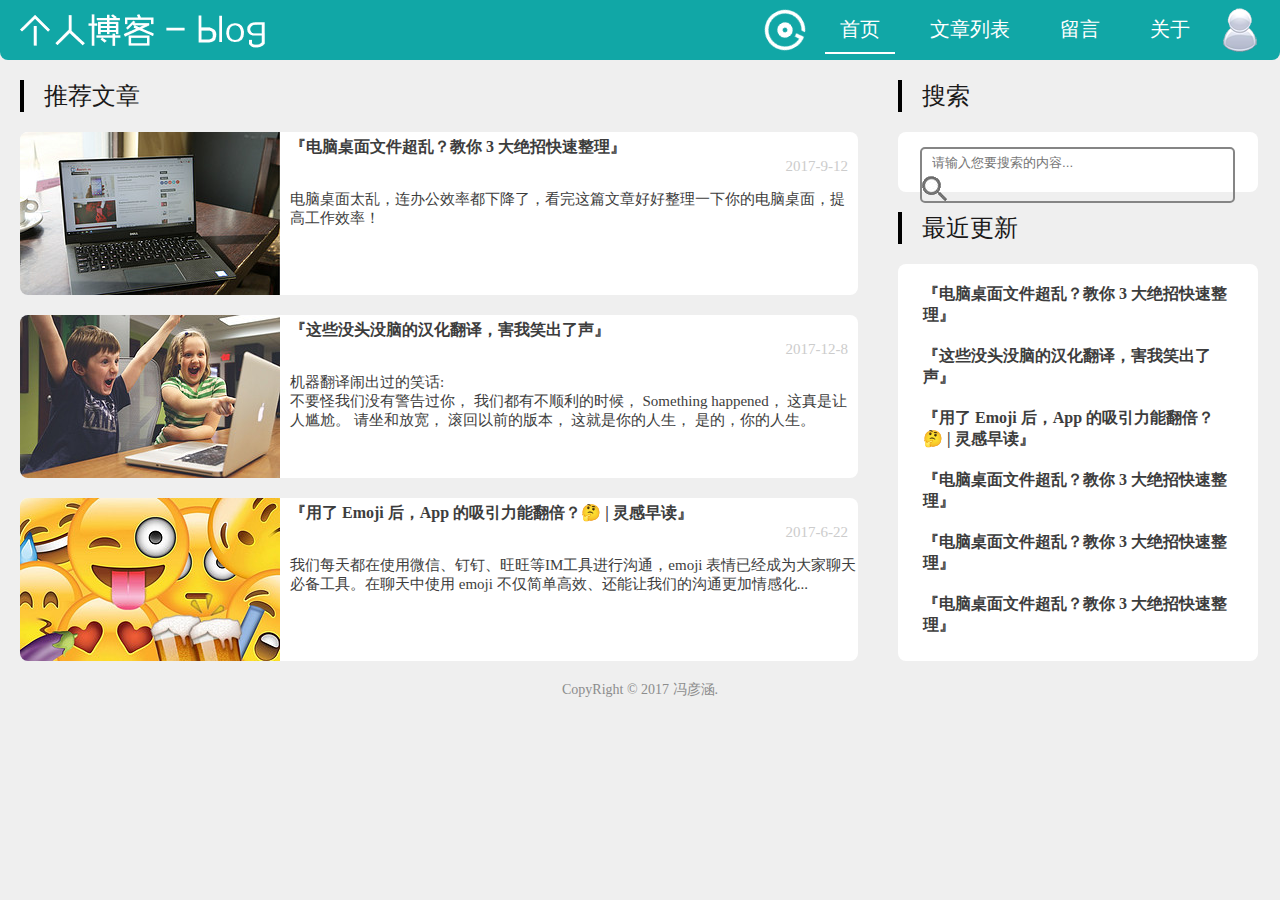
<file: index.html>
<!DOCTYPE html>
<html>
<head>
    <meta charset="UTF-8" />
    <title>个人博客 - 首页</title>
	<script src="js/search.js" type="text/javascript"></script>
	<link rel="stylesheet" type="text/css" href="style/style.css">
	<link href="favicon.ico" rel="shortcut icon" type="image/x-icon">
	<script type="text/javascript">
		var version = parseFloat(navigator.appVersion);		//检测浏览器版本
		if(version !== 5) {
			alert("您的浏览器可能无法完美显示本站,请更换支持HTML 5和CSS 3的浏览器");
		}
	</script>
</head>
<body>
    <div id="container">
        <div id="header">
            <a href="index.html"><div id="logo" title="个人博客 - blog"></div></a>
			<a href="login.html"><div id="user" title="登录"></div></a>
            <div id="nav">
                <ul>
                    <li><a id="active" href="index.html" title="首页">首页</a></li>
                    <li><a href="list.html" title="文章列表">文章列表</a></li>
                    <li><a href="message.html" title="留言">留言</a></li>
                    <li><a href="about.html" title="关于">关于</a></li>
                </ul>
            </div>
			<div id="music">
				<img src="images/music.png" alt="music" id="img" onClick="timeout ? stopAnim() : startAnim()" oncontextmenu="return false;" title="点击暂停">
				<audio loop hidden="true" id="audio">
					<source src="audio/bgm.mp3" type="audio/mpeg">
					<source src="audio/bgm.ogg" type="audio/ogg">
				</audio>
				<script type="text/javascript" src="js/music.js"></script>
			</div>
        </div>
        <div id="content">
            <div id="content_left">
                <p class="title_big">推荐文章</p>
				<a href="article/1.html">
					<div class="box">
						<div class="pic1"></div>
						<div class="text">
							<p class="title_little">『电脑桌面文件超乱？教你 3 大绝招快速整理』</p>
							<div class="article_content_simple">
								<p class="time">2017-9-12</p>
								<p>电脑桌面太乱，连办公效率都下降了，看完这篇文章好好整理一下你的电脑桌面，提高工作效率！</p>
							</div>
						</div>
					</div>
				</a>
				<a href="article/2.html">
					<div class="box">
						<div class="pic2"></div>
						<div class="text">
							<p class="title_little">『这些没头没脑的汉化翻译，害我笑出了声』</p>
							<div class="article_content_simple">
								<p class="time">2017-12-8</p>
								<p>机器翻译闹出过的笑话:<br>不要怪我们没有警告过你， 我们都有不顺利的时候， Something happened， 这真是让人尴尬。 请坐和放宽， 滚回以前的版本， 这就是你的人生， 是的，你的人生。</p>
							</div>
						</div>
					</div>
				</a>
				<a href="article/3.html">
					<div class="box">
						<div class="pic3"></div>
						<div class="text">
							<p class="title_little">『用了 Emoji 后，App 的吸引力能翻倍？🤔 | 灵感早读』</p>
							<div class="article_content_simple">
								<p class="time">2017-6-22</p>
								<p>我们每天都在使用微信、钉钉、旺旺等IM工具进行沟通，emoji 表情已经成为大家聊天必备工具。在聊天中使用 emoji 不仅简单高效、还能让我们的沟通更加情感化...</p>
							</div>
						</div>
					</div>
				</a>
            </div>
			<div id="content_right">
				<p class="title_big">搜索</p>
				<div class="box_right_search">
					<form class="search">
						<input type="text" name="search" id="search_put" placeholder="请输入您要搜索的内容..." required autocomplete="off" onKeyPress="return enterit(event,'search_put')" onKeyDown="return enterit(event,'search_put')">
						<input type="button" class="search_image" value=" " name="search_image" onClick="javascript:clickit('search_put')" title="百度搜索">
					</form>
				</div>
				<p class="title_big">最近更新</p>
				<div class="box_right">
					<ul>
						<li><a href="article/1.html">『电脑桌面文件超乱？教你 3 大绝招快速整理』</a></li>
						<li><a href="article/2.html">『这些没头没脑的汉化翻译，害我笑出了声』</a></li>
						<li><a href="article/3.html">『用了 Emoji 后，App 的吸引力能翻倍？🤔 | 灵感早读』</a></li>
						<li><a href="#">『电脑桌面文件超乱？教你 3 大绝招快速整理』</a></li>
						<li><a href="#">『电脑桌面文件超乱？教你 3 大绝招快速整理』</a></li>
						<li><a href="#">『电脑桌面文件超乱？教你 3 大绝招快速整理』</a></li>
					</ul>
				</div>
			</div>
        </div>
        <div id="footer">
            <p align="center">CopyRight &copy; 2017 冯彦涵.</p>
        </div>
    </div>
</body>
</html>
</file>
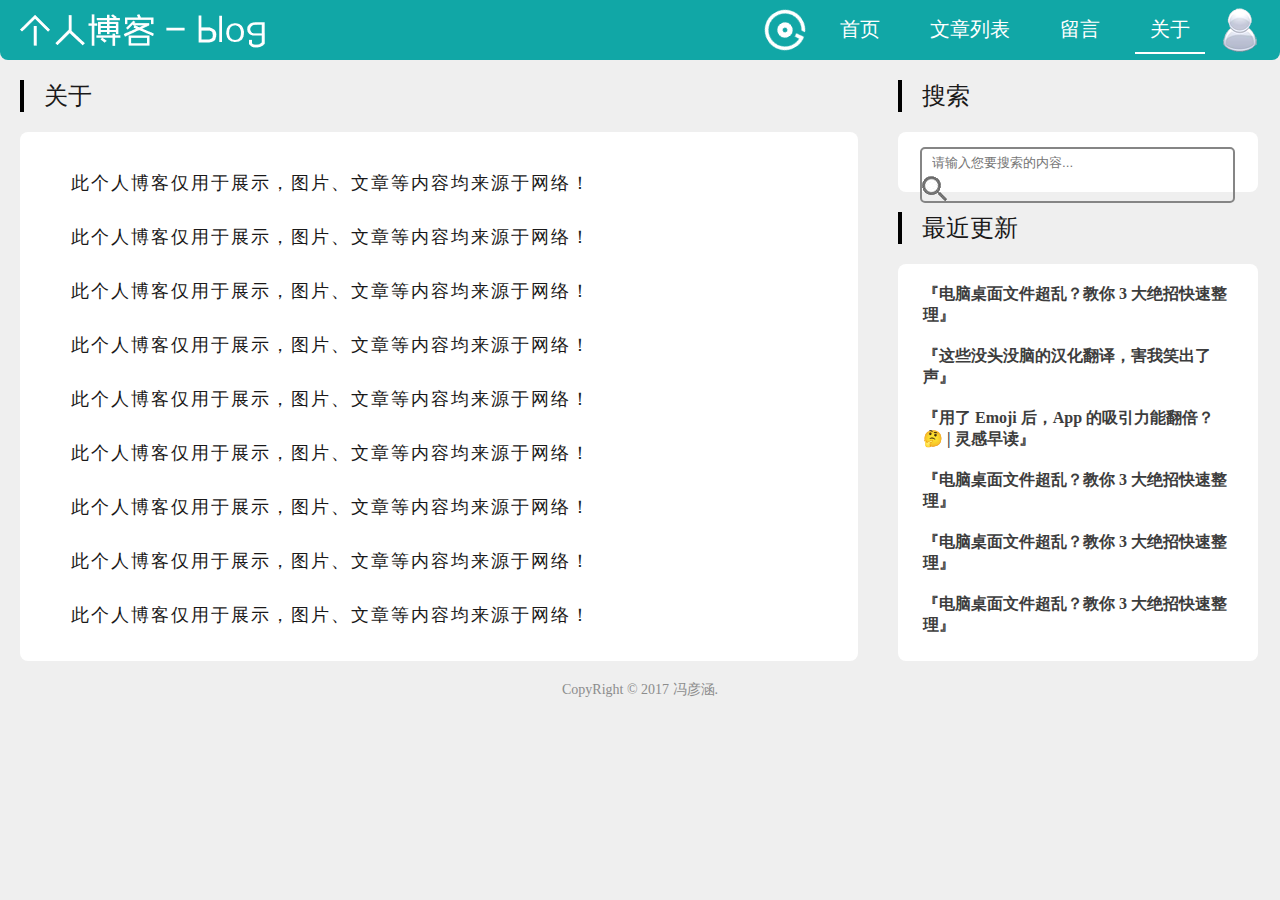
<file: about.html>
<!doctype html>
<html><!-- InstanceBegin template="/Templates/demo.dwt" codeOutsideHTMLIsLocked="false" -->
<head>
<meta charset="UTF-8" />
<!-- InstanceBeginEditable name="doctitle" -->
<title>个人博客 - 关于</title>
<!-- InstanceEndEditable -->
<!-- InstanceBeginEditable name="head" -->
<!-- InstanceEndEditable -->
<link href="style/style.css" rel="stylesheet" type="text/css">
<link href="style/core.css" rel="stylesheet" type="text/css">
<script type="text/javascript" src="js/search.js"></script>
<link href="favicon.ico" rel="shortcut icon" type="image/x-icon">
</head>
<body>
    <div id="container">
        <div id="header">
            <a href="index.html"><div id="logo" title="个人博客 - blog"></div></a>
			<!-- InstanceBeginEditable name="nav" -->
			<a href="login.html"><div id="user" title="登录"></div></a>
			<div id="nav">
                <ul>
                    <li><a href="index.html" title="首页">首页</a></li>
                    <li><a href="list.html" title="文章列表">文章列表</a></li>
                    <li><a href="message.html" title="留言">留言</a></li>
                    <li><a id="active" href="about.html" title="关于">关于</a></li>
				</ul>
			  </div>
			<!-- InstanceEndEditable -->
			<div id="music">
				<img src="images/music.png" alt="music" id="img" onClick="timeout ? stopAnim() : startAnim()" oncontextmenu="return false;" title="点击暂停">
				<audio loop hidden="true" id="audio">
					<source src="audio/bgm.mp3" type="audio/mpeg">
					<source src="audio/bgm.ogg" type="audio/ogg">
				</audio>
				<script type="text/javascript" src="js/music.js"></script>
			</div>
		</div>
		<div id="content">
			<!-- InstanceBeginEditable name="content_left" -->
			<div id="content_left">
				<p class="title_big">关于</p>
				<div class="box_left">
					<div class="about_text">
						<p>此个人博客仅用于展示，图片、文章等内容均来源于网络！</p>
						<p>此个人博客仅用于展示，图片、文章等内容均来源于网络！</p>
						<p>此个人博客仅用于展示，图片、文章等内容均来源于网络！</p>
						<p>此个人博客仅用于展示，图片、文章等内容均来源于网络！</p>
						<p>此个人博客仅用于展示，图片、文章等内容均来源于网络！</p>
						<p>此个人博客仅用于展示，图片、文章等内容均来源于网络！</p>
						<p>此个人博客仅用于展示，图片、文章等内容均来源于网络！</p>
						<p>此个人博客仅用于展示，图片、文章等内容均来源于网络！</p>
						<p>此个人博客仅用于展示，图片、文章等内容均来源于网络！</p>
						
					</div>
				</div>
			</div>
        	<!-- InstanceEndEditable -->
			<div id="content_right">
				<p class="title_big">搜索</p>
				<div class="box_right_search">
					<form class="search">
						<input type="text" name="search" id="search_put" placeholder="请输入您要搜索的内容..." required autocomplete="off" onKeyPress="return enterit(event,'search_put')" onKeyDown="return enterit(event,'search_put')">
						<input type="button" class="search_image" value=" " name="search_image" onClick="javascript:clickit('search_put')" title="百度搜索">
					</form>
				</div>
				<p class="title_big">最近更新</p>
				<div class="box_right">
					<ul>
						<li><a href="article/1.html">『电脑桌面文件超乱？教你 3 大绝招快速整理』</a></li>
						<li><a href="article/2.html">『这些没头没脑的汉化翻译，害我笑出了声』</a></li>
						<li><a href="article/3.html">『用了 Emoji 后，App 的吸引力能翻倍？🤔 | 灵感早读』</a></li>
						<li><a href="#">『电脑桌面文件超乱？教你 3 大绝招快速整理』</a></li>
						<li><a href="#">『电脑桌面文件超乱？教你 3 大绝招快速整理』</a></li>
						<li><a href="#">『电脑桌面文件超乱？教你 3 大绝招快速整理』</a></li>
					</ul>
				</div>
			</div>
        </div>
        <div id="footer">
            <p align="center">CopyRight &copy; 2017 冯彦涵.</p>
        </div>
    </div>
</body>
<!-- InstanceEnd --></html>
</file>
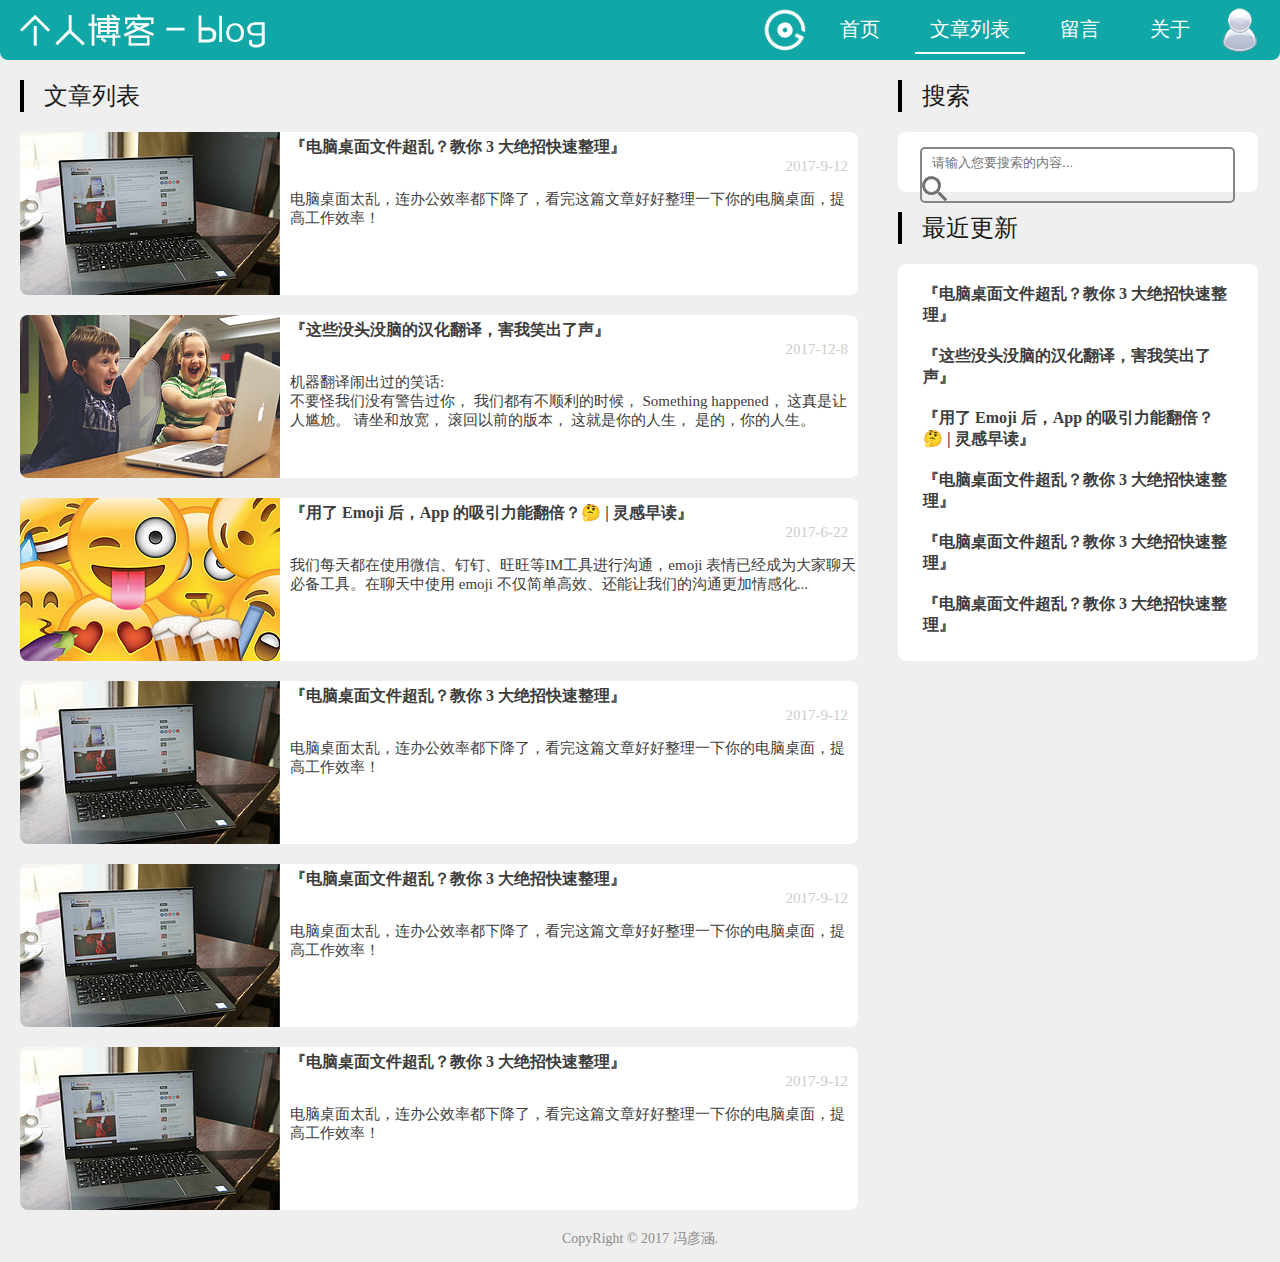
<file: list.html>
<!doctype html>
<html><!-- InstanceBegin template="/Templates/demo.dwt" codeOutsideHTMLIsLocked="false" -->
<head>
<meta charset="UTF-8" />
<!-- InstanceBeginEditable name="doctitle" -->
<title>个人博客 - 文章列表</title>
<!-- InstanceEndEditable -->
<!-- InstanceBeginEditable name="head" -->
<!-- InstanceEndEditable -->
<link href="style/style.css" rel="stylesheet" type="text/css">
<link href="style/core.css" rel="stylesheet" type="text/css">
<script type="text/javascript" src="js/search.js"></script>
<link href="favicon.ico" rel="shortcut icon" type="image/x-icon">
</head>
<body>
    <div id="container">
        <div id="header">
            <a href="index.html"><div id="logo" title="个人博客 - blog"></div></a>
			<!-- InstanceBeginEditable name="nav" -->
			<a href="login.html"><div id="user" title="登录"></div></a>
			<div id="nav">
                <ul>
                    <li><a href="index.html" title="首页">首页</a></li>
                    <li><a id="active" href="list.html" title="文章列表">文章列表</a></li>
                    <li><a href="message.html" title="留言">留言</a></li>
                    <li><a href="about.html" title="关于">关于</a></li>
				</ul>
			  </div>
			<!-- InstanceEndEditable -->
			<div id="music">
				<img src="images/music.png" alt="music" id="img" onClick="timeout ? stopAnim() : startAnim()" oncontextmenu="return false;" title="点击暂停">
				<audio loop hidden="true" id="audio">
					<source src="audio/bgm.mp3" type="audio/mpeg">
					<source src="audio/bgm.ogg" type="audio/ogg">
				</audio>
				<script type="text/javascript" src="js/music.js"></script>
			</div>
		</div>
		<div id="content">
			<!-- InstanceBeginEditable name="content_left" -->
			<div id="content_left">
				<p class="title_big">文章列表</p>
				<a href="article/1.html">
					<div class="box">
						<div class="pic1"></div>
						<div class="text">
							<p class="title_little">『电脑桌面文件超乱？教你 3 大绝招快速整理』</p>
							<div class="article_content_simple">
								<p class="time">2017-9-12</p>
								<p>电脑桌面太乱，连办公效率都下降了，看完这篇文章好好整理一下你的电脑桌面，提高工作效率！</p>
							</div>
						</div>
					</div>
				</a>
				<a href="article/2.html">
					<div class="box">
						<div class="pic2"></div>
						<div class="text">
							<p class="title_little">『这些没头没脑的汉化翻译，害我笑出了声』</p>
							<div class="article_content_simple">
								<p class="time">2017-12-8</p>
								<p>机器翻译闹出过的笑话:<br>不要怪我们没有警告过你， 我们都有不顺利的时候， Something happened， 这真是让人尴尬。 请坐和放宽， 滚回以前的版本， 这就是你的人生， 是的，你的人生。</p>
							</div>
						</div>
					</div>
				</a>
				<a href="article/3.html">
					<div class="box">
						<div class="pic3"></div>
						<div class="text">
							<p class="title_little">『用了 Emoji 后，App 的吸引力能翻倍？🤔 | 灵感早读』</p>
							<div class="article_content_simple">
								<p class="time">2017-6-22</p>
								<p>我们每天都在使用微信、钉钉、旺旺等IM工具进行沟通，emoji 表情已经成为大家聊天必备工具。在聊天中使用 emoji 不仅简单高效、还能让我们的沟通更加情感化...</p>
							</div>
						</div>
					</div>
				</a>
				<a href="#">
					<div class="box">
						<div class="pic1"></div>
						<div class="text">
							<p class="title_little">『电脑桌面文件超乱？教你 3 大绝招快速整理』</p>
							<div class="article_content_simple">
								<p class="time">2017-9-12</p>
								<p>电脑桌面太乱，连办公效率都下降了，看完这篇文章好好整理一下你的电脑桌面，提高工作效率！</p>
							</div>
						</div>
					</div>
				</a>
				<a href="#">
					<div class="box">
						<div class="pic1"></div>
						<div class="text">
							<p class="title_little">『电脑桌面文件超乱？教你 3 大绝招快速整理』</p>
							<div class="article_content_simple">
								<p class="time">2017-9-12</p>
								<p>电脑桌面太乱，连办公效率都下降了，看完这篇文章好好整理一下你的电脑桌面，提高工作效率！</p>
							</div>
						</div>
					</div>
				</a>
				<a href="#">
					<div class="box">
						<div class="pic1"></div>
						<div class="text">
							<p class="title_little">『电脑桌面文件超乱？教你 3 大绝招快速整理』</p>
							<div class="article_content_simple">
								<p class="time">2017-9-12</p>
								<p>电脑桌面太乱，连办公效率都下降了，看完这篇文章好好整理一下你的电脑桌面，提高工作效率！</p>
							</div>
						</div>
					</div>
				</a>
			</div>
        	<!-- InstanceEndEditable -->
			<div id="content_right">
				<p class="title_big">搜索</p>
				<div class="box_right_search">
					<form class="search">
						<input type="text" name="search" id="search_put" placeholder="请输入您要搜索的内容..." required autocomplete="off" onKeyPress="return enterit(event,'search_put')" onKeyDown="return enterit(event,'search_put')">
						<input type="button" class="search_image" value=" " name="search_image" onClick="javascript:clickit('search_put')" title="百度搜索">
					</form>
				</div>
				<p class="title_big">最近更新</p>
				<div class="box_right">
					<ul>
						<li><a href="article/1.html">『电脑桌面文件超乱？教你 3 大绝招快速整理』</a></li>
						<li><a href="article/2.html">『这些没头没脑的汉化翻译，害我笑出了声』</a></li>
						<li><a href="article/3.html">『用了 Emoji 后，App 的吸引力能翻倍？🤔 | 灵感早读』</a></li>
						<li><a href="#">『电脑桌面文件超乱？教你 3 大绝招快速整理』</a></li>
						<li><a href="#">『电脑桌面文件超乱？教你 3 大绝招快速整理』</a></li>
						<li><a href="#">『电脑桌面文件超乱？教你 3 大绝招快速整理』</a></li>
					</ul>
				</div>
			</div>
        </div>
        <div id="footer">
            <p align="center">CopyRight &copy; 2017 冯彦涵.</p>
        </div>
    </div>
</body>
<!-- InstanceEnd --></html>
</file>
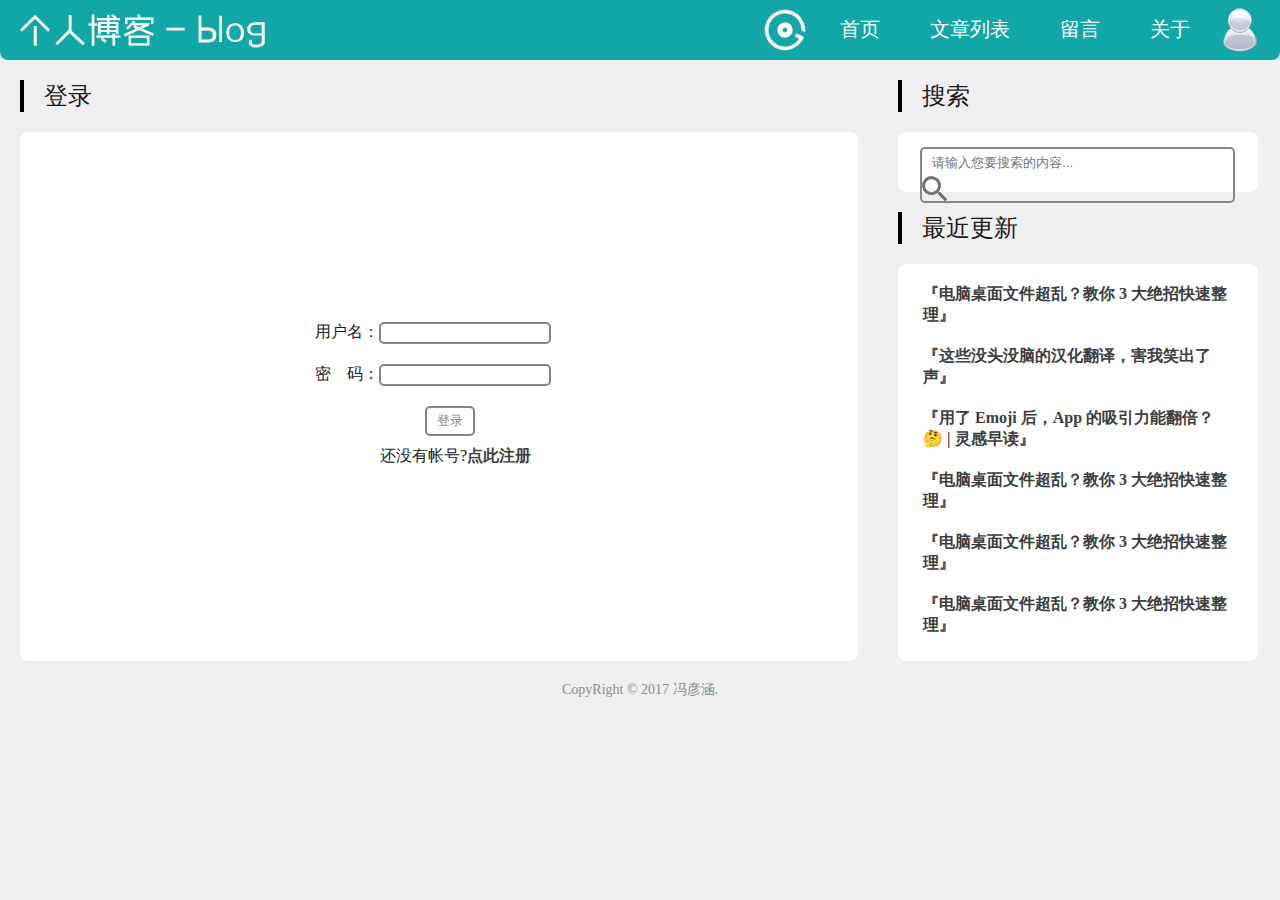
<file: login.html>
<!doctype html>
<html><!-- InstanceBegin template="/Templates/demo.dwt" codeOutsideHTMLIsLocked="false" -->
<head>
<meta charset="UTF-8" />
<!-- InstanceBeginEditable name="doctitle" -->
<title>个人博客 - 登录</title>
<!-- InstanceEndEditable -->
<!-- InstanceBeginEditable name="head" -->
<!-- InstanceEndEditable -->
<link href="style/style.css" rel="stylesheet" type="text/css">
<link href="style/core.css" rel="stylesheet" type="text/css">
<script type="text/javascript" src="js/search.js"></script>
<link href="favicon.ico" rel="shortcut icon" type="image/x-icon">
</head>
<body>
    <div id="container">
        <div id="header">
            <a href="index.html"><div id="logo" title="个人博客 - blog"></div></a>
			<!-- InstanceBeginEditable name="nav" -->
			<a href="login.html"><div id="user" title="登录"></div></a>
			<div id="nav">
                <ul>
                    <li><a href="index.html" title="首页">首页</a></li>
                    <li><a href="list.html" title="文章列表">文章列表</a></li>
                    <li><a href="message.html" title="留言">留言</a></li>
                    <li><a href="about.html" title="关于">关于</a></li>
				</ul>
			  </div>
			<!-- InstanceEndEditable -->
			<div id="music">
				<img src="images/music.png" alt="music" id="img" onClick="timeout ? stopAnim() : startAnim()" oncontextmenu="return false;" title="点击暂停">
				<audio loop hidden="true" id="audio">
					<source src="audio/bgm.mp3" type="audio/mpeg">
					<source src="audio/bgm.ogg" type="audio/ogg">
				</audio>
				<script type="text/javascript" src="js/music.js"></script>
			</div>
		</div>
		<div id="content">
			<!-- InstanceBeginEditable name="content_left" -->
			<div id="content_left">
				<p class="title_big">登录</p>
				<div class="box_left">
					<form class="_login">
						<div class="login">
							用户名：<input type="text" name="username" required autocomplete="off">
						</div>
						<div class="login">
							密<span style="padding-left: 1em"></span>码：<input type="password" name="password" required autocomplete="off">
						</div>
						<div class="login_submit">
						  <input type="submit" name="login" value="登录">
						</div>
					 	<div class="click_here">
						  还没有帐号?<a href="register.html">点此注册</a>
						</div>
					</form>
				</div>
			</div>
        	<!-- InstanceEndEditable -->
			<div id="content_right">
				<p class="title_big">搜索</p>
				<div class="box_right_search">
					<form class="search">
						<input type="text" name="search" id="search_put" placeholder="请输入您要搜索的内容..." required autocomplete="off" onKeyPress="return enterit(event,'search_put')" onKeyDown="return enterit(event,'search_put')">
						<input type="button" class="search_image" value=" " name="search_image" onClick="javascript:clickit('search_put')" title="百度搜索">
					</form>
				</div>
				<p class="title_big">最近更新</p>
				<div class="box_right">
					<ul>
						<li><a href="article/1.html">『电脑桌面文件超乱？教你 3 大绝招快速整理』</a></li>
						<li><a href="article/2.html">『这些没头没脑的汉化翻译，害我笑出了声』</a></li>
						<li><a href="article/3.html">『用了 Emoji 后，App 的吸引力能翻倍？🤔 | 灵感早读』</a></li>
						<li><a href="#">『电脑桌面文件超乱？教你 3 大绝招快速整理』</a></li>
						<li><a href="#">『电脑桌面文件超乱？教你 3 大绝招快速整理』</a></li>
						<li><a href="#">『电脑桌面文件超乱？教你 3 大绝招快速整理』</a></li>
					</ul>
				</div>
			</div>
        </div>
        <div id="footer">
            <p align="center">CopyRight &copy; 2017 冯彦涵.</p>
        </div>
    </div>
</body>
<!-- InstanceEnd --></html>
</file>
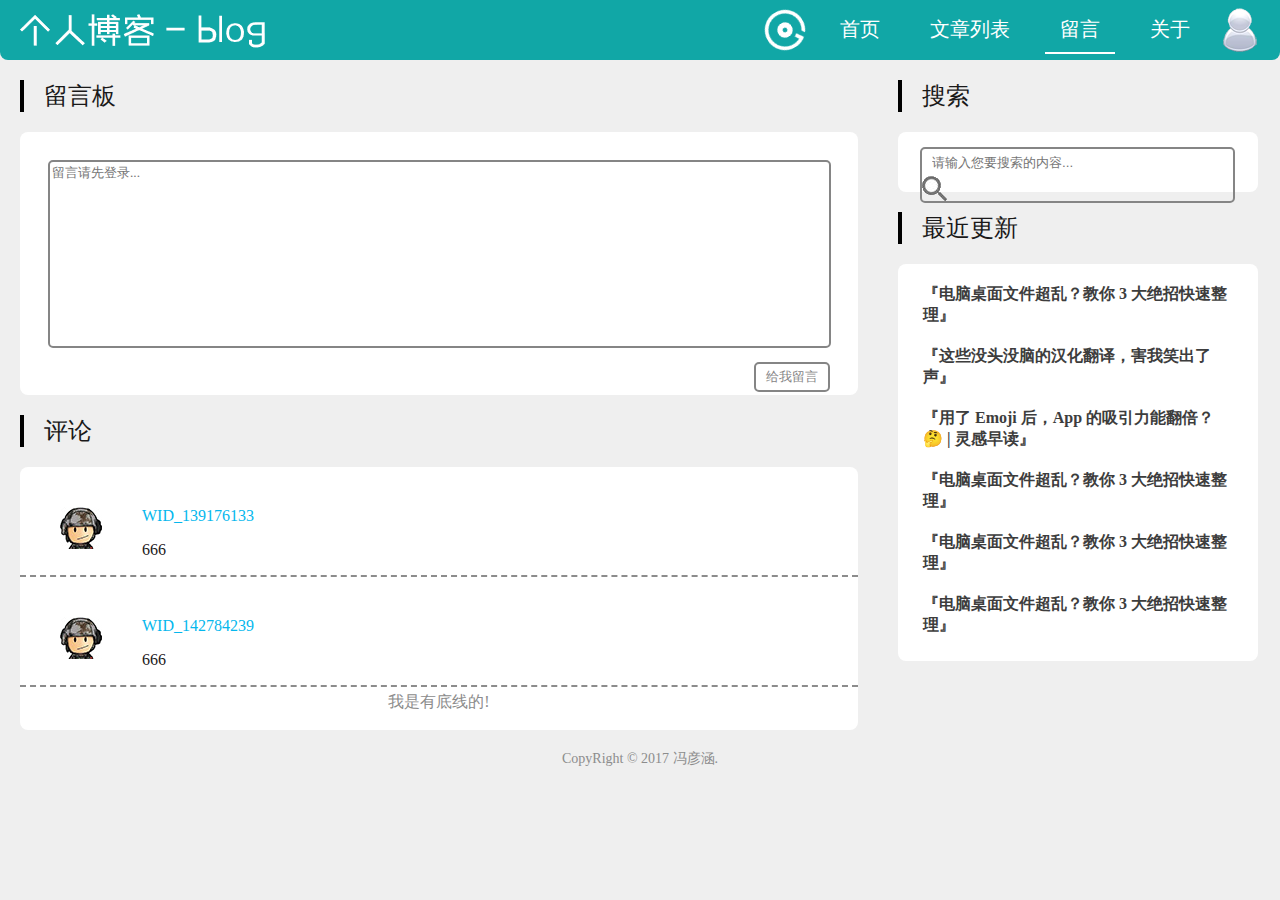
<file: message.html>
<!doctype html>
<html><!-- InstanceBegin template="/Templates/demo.dwt" codeOutsideHTMLIsLocked="false" -->
<head>
<meta charset="UTF-8" />
<!-- InstanceBeginEditable name="doctitle" -->
<title>个人博客 - 留言</title>
<!-- InstanceEndEditable -->
<!-- InstanceBeginEditable name="head" -->
<!-- InstanceEndEditable -->
<link href="style/style.css" rel="stylesheet" type="text/css">
<link href="style/core.css" rel="stylesheet" type="text/css">
<script type="text/javascript" src="js/search.js"></script>
<link href="favicon.ico" rel="shortcut icon" type="image/x-icon">
</head>
<body>
    <div id="container">
        <div id="header">
            <a href="index.html"><div id="logo" title="个人博客 - blog"></div></a>
			<!-- InstanceBeginEditable name="nav" -->
			<a href="login.html"><div id="user" title="登录"></div></a>
			<div id="nav">
                <ul>
                    <li><a href="index.html" title="首页">首页</a></li>
                    <li><a href="list.html" title="文章列表">文章列表</a></li>
                    <li><a id="active" href="message.html" title="留言">留言</a></li>
                    <li><a href="about.html" title="关于">关于</a></li>
				</ul>
			  </div>
			<!-- InstanceEndEditable -->
			<div id="music">
				<img src="images/music.png" alt="music" id="img" onClick="timeout ? stopAnim() : startAnim()" oncontextmenu="return false;" title="点击暂停">
				<audio loop hidden="true" id="audio">
					<source src="audio/bgm.mp3" type="audio/mpeg">
					<source src="audio/bgm.ogg" type="audio/ogg">
				</audio>
				<script type="text/javascript" src="js/music.js"></script>
			</div>
		</div>
		<div id="content">
			<!-- InstanceBeginEditable name="content_left" -->
			<div id="content_left">
				<p class="title_big">留言板</p>
				<div class="box_left_message">
					<form class="message">
						<textarea name="message" required placeholder="留言请先登录..."></textarea>
						<div class="message_submit">
							<input type="submit" value="给我留言">
						</div>
					</form>
				</div>
				<p class="title_big">评论</p>
				<div class="box_left_message">
					<div class="message_comment">
						<div class="message_comment_user"></div>
						<div class="message_comment_main">
							<p class="username">WID_139176133</p>
							<p>666</p>
						</div>
						<div class="underline"></div>
					</div>
					<div class="message_comment">
						<div class="message_comment_user"></div>
						<div class="message_comment_main">
							<p class="username">WID_142784239</p>
							<p>666</p>
						</div>
						<div class="underline"></div>
						<div class="underline_text">我是有底线的!</div>
					</div>
				</div>
			</div>
        	<!-- InstanceEndEditable -->
			<div id="content_right">
				<p class="title_big">搜索</p>
				<div class="box_right_search">
					<form class="search">
						<input type="text" name="search" id="search_put" placeholder="请输入您要搜索的内容..." required autocomplete="off" onKeyPress="return enterit(event,'search_put')" onKeyDown="return enterit(event,'search_put')">
						<input type="button" class="search_image" value=" " name="search_image" onClick="javascript:clickit('search_put')" title="百度搜索">
					</form>
				</div>
				<p class="title_big">最近更新</p>
				<div class="box_right">
					<ul>
						<li><a href="article/1.html">『电脑桌面文件超乱？教你 3 大绝招快速整理』</a></li>
						<li><a href="article/2.html">『这些没头没脑的汉化翻译，害我笑出了声』</a></li>
						<li><a href="article/3.html">『用了 Emoji 后，App 的吸引力能翻倍？🤔 | 灵感早读』</a></li>
						<li><a href="#">『电脑桌面文件超乱？教你 3 大绝招快速整理』</a></li>
						<li><a href="#">『电脑桌面文件超乱？教你 3 大绝招快速整理』</a></li>
						<li><a href="#">『电脑桌面文件超乱？教你 3 大绝招快速整理』</a></li>
					</ul>
				</div>
			</div>
        </div>
        <div id="footer">
            <p align="center">CopyRight &copy; 2017 冯彦涵.</p>
        </div>
    </div>
</body>
<!-- InstanceEnd --></html>
</file>
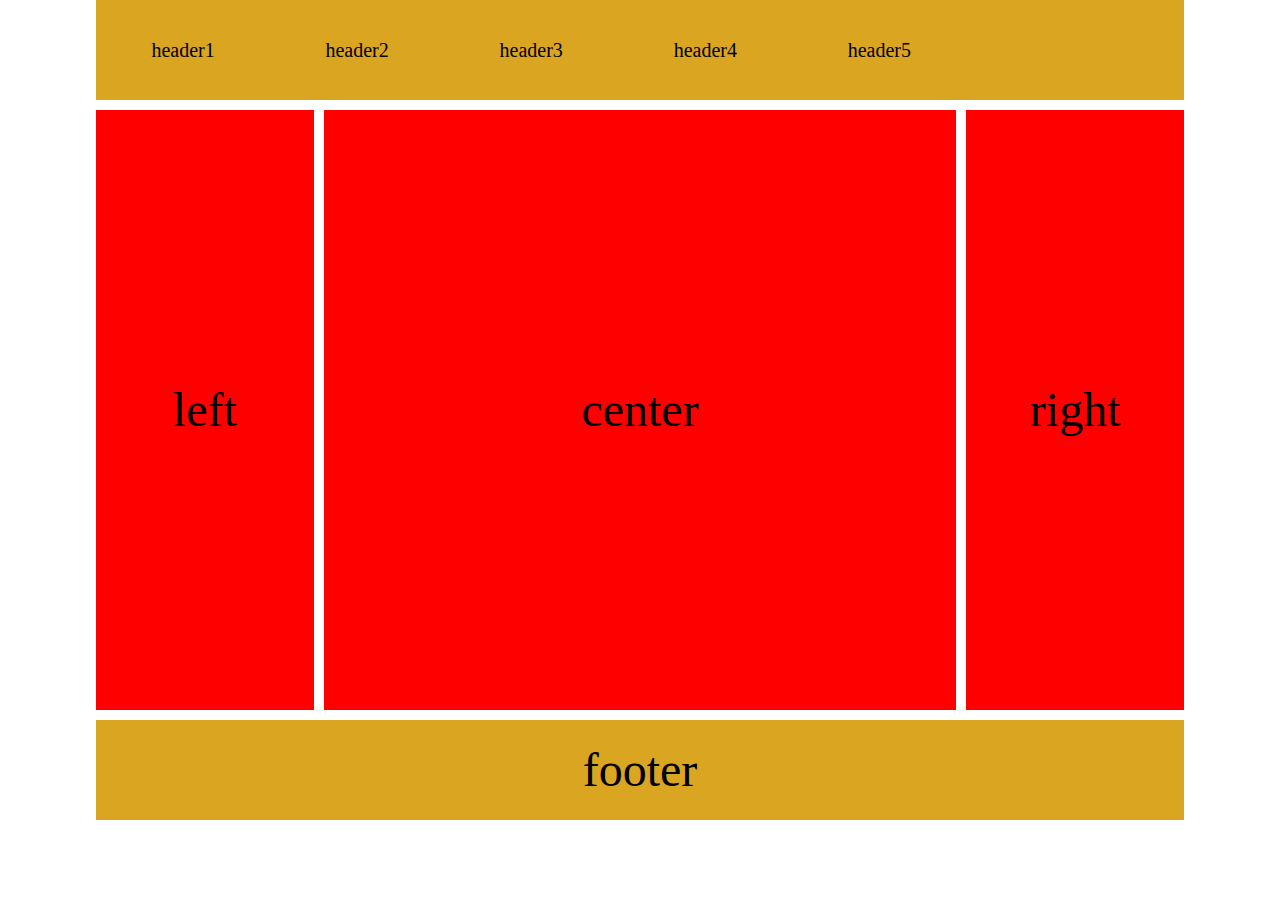
<file: react.html>
<!DOCTYPE html>
<html>

<head>
    <meta charset="UTF-8">
    <title>响应式布局</title>
    <meta name="viewport" content="width=device-width,initial-scale=1.0,maximum-scale=1,user-scalable=no" />
    <meta name="format-detection" content="telephone=no,email=no" />
    <link rel="stylesheet" type="text/css" href="css/react.css" />
</head>

<body>
    <div>
        <header id="head">
            <ul>
                <li>header1</li>
                <li>header2</li>
                <li>header3</li>
                <li>header4</li>
                <li>header5</li>
            </ul>
            <div id="logo">icon</div>
        </header>
        <section id="main">
            <div class="left">
                left
            </div>
            <div class="center">
                center
            </div>
            <div class="right">
                right
            </div>
        </section>
        <footer id="foot">
            footer
        </footer>
    </div>
</body>

</html>
</file>
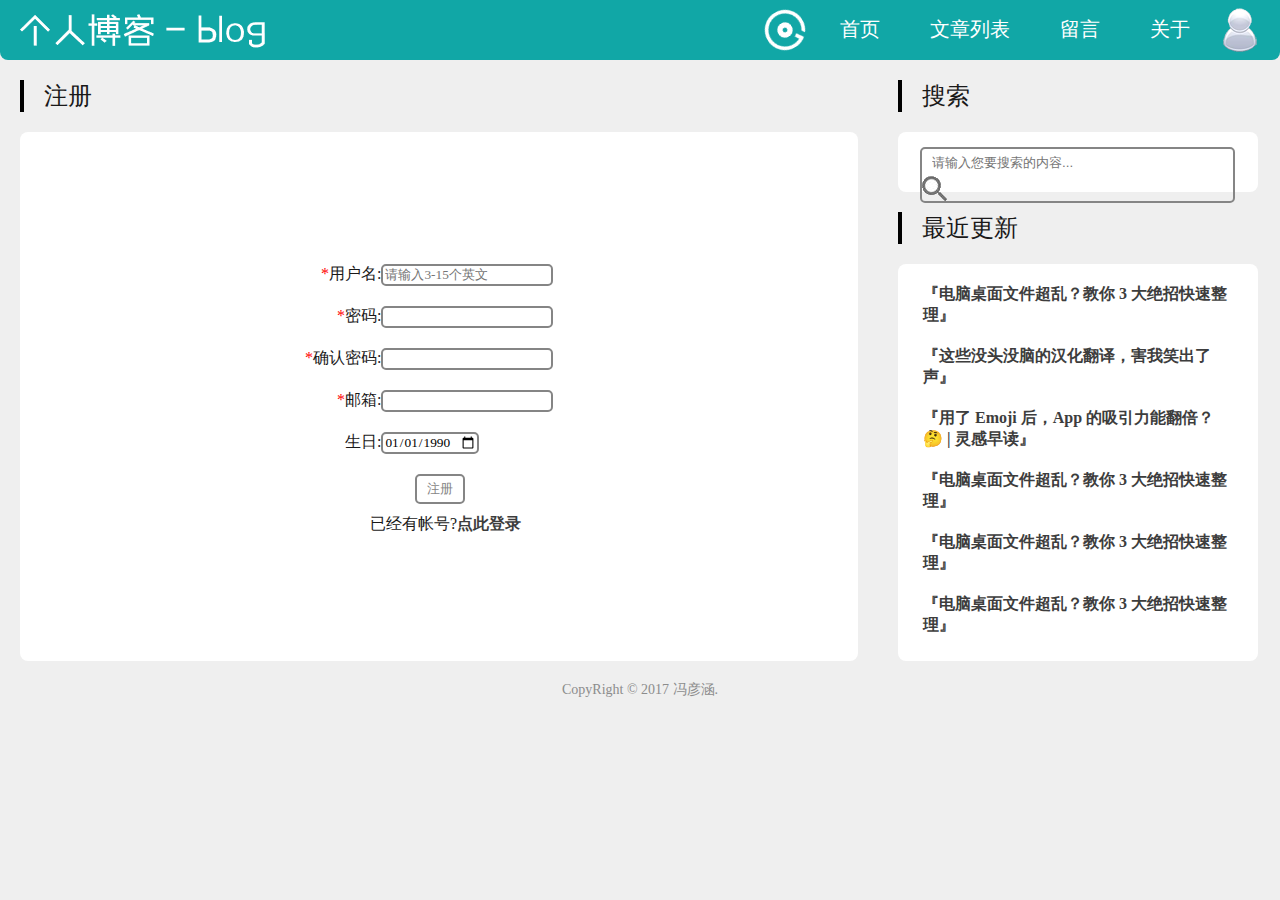
<file: register.html>
<!doctype html>
<html><!-- InstanceBegin template="/Templates/demo.dwt" codeOutsideHTMLIsLocked="false" -->
<head>
<meta charset="UTF-8" />
<!-- InstanceBeginEditable name="doctitle" -->
<title>个人博客 - 注册</title>
<!-- InstanceEndEditable -->
<!-- InstanceBeginEditable name="head" -->
<!-- InstanceEndEditable -->
<link href="style/style.css" rel="stylesheet" type="text/css">
<link href="style/core.css" rel="stylesheet" type="text/css">
<script type="text/javascript" src="js/search.js"></script>
<link href="favicon.ico" rel="shortcut icon" type="image/x-icon">
</head>
<body>
    <div id="container">
        <div id="header">
            <a href="index.html"><div id="logo" title="个人博客 - blog"></div></a>
			<!-- InstanceBeginEditable name="nav" -->
			<a href="login.html"><div id="user" title="登录"></div></a>
			<div id="nav">
                <ul>
                    <li><a href="index.html" title="首页">首页</a></li>
                    <li><a href="list.html" title="文章列表">文章列表</a></li>
                    <li><a href="message.html" title="留言">留言</a></li>
                    <li><a href="about.html" title="关于">关于</a></li>
				</ul>
			  </div>
			<!-- InstanceEndEditable -->
			<div id="music">
				<img src="images/music.png" alt="music" id="img" onClick="timeout ? stopAnim() : startAnim()" oncontextmenu="return false;" title="点击暂停">
				<audio loop hidden="true" id="audio">
					<source src="audio/bgm.mp3" type="audio/mpeg">
					<source src="audio/bgm.ogg" type="audio/ogg">
				</audio>
				<script type="text/javascript" src="js/music.js"></script>
			</div>
		</div>
		<div id="content">
			<!-- InstanceBeginEditable name="content_left" -->
			<div id="content_left">
				<p class="title_big">注册</p>
				<div class="box_left">
					<form class="_register">
						<div class="register">
							<span style="padding-left: 1em;color: red">*</span>用户名:<input type="text" required autocomplete="off" name="username" placeholder="请输入3-15个英文" pattern="^\w{3,15}$">
						</div>
						<div class="register">
							<span class="blank">*</span>密码:<input type="password" required autocomplete="off" name="password" id="password1" onKeyUp="check()">
						</div>
						<div class="register">
							<span style="color: red">*</span>确认密码:<input type="password" required autocomplete="off" name="_password" id="password2" onKeyUp="check()"><span id="prompt" onSelectStart="return false"></span>
						</div>
						<div class="register">
							<span class="blank">*</span>邮箱:<input type="email" required autocomplete="off" name="email">
						</div>
						<div class="register">
							<span style="padding-left: 2.5em"></span>生日:<input type="date" autocomplete="off" name="birthday" value="1990-01-01" min="1920-01-01" max="2017-12-29" pattern="[0-9]{4}-[0-9]{2}-[0-9]{2}">
						</div>
						<div class="register_submit">
							<input type="submit" value="注册" id="register_submit" disabled>
						</div>
						<div class="click_here">
							已经有帐号?<a href="login.html">点此登录</a>
						</div>
					</form>
				</div>
			</div>
			<script type="text/javascript">
				function check(){
					var password1 = document.getElementById("password1").value;
					var password2 = document.getElementById("password2").value;
					var register = document.getElementById("register_submit");
					var prompt = document.getElementById("prompt");
					if(password1 === password2) {
						register.disabled = false;
						prompt.innerHTML = "<font color='green'>✔</font>";
					}
					else {
						register.disabled = true;
						prompt.innerHTML = "<font color='red'>两次输入密码不同!</font>";
					}
					if(password2 == "") {
						register.disabled = true;
						prompt.innerHTML = "";
					}
				}
			</script>
        	<!-- InstanceEndEditable -->
			<div id="content_right">
				<p class="title_big">搜索</p>
				<div class="box_right_search">
					<form class="search">
						<input type="text" name="search" id="search_put" placeholder="请输入您要搜索的内容..." required autocomplete="off" onKeyPress="return enterit(event,'search_put')" onKeyDown="return enterit(event,'search_put')">
						<input type="button" class="search_image" value=" " name="search_image" onClick="javascript:clickit('search_put')" title="百度搜索">
					</form>
				</div>
				<p class="title_big">最近更新</p>
				<div class="box_right">
					<ul>
						<li><a href="article/1.html">『电脑桌面文件超乱？教你 3 大绝招快速整理』</a></li>
						<li><a href="article/2.html">『这些没头没脑的汉化翻译，害我笑出了声』</a></li>
						<li><a href="article/3.html">『用了 Emoji 后，App 的吸引力能翻倍？🤔 | 灵感早读』</a></li>
						<li><a href="#">『电脑桌面文件超乱？教你 3 大绝招快速整理』</a></li>
						<li><a href="#">『电脑桌面文件超乱？教你 3 大绝招快速整理』</a></li>
						<li><a href="#">『电脑桌面文件超乱？教你 3 大绝招快速整理』</a></li>
					</ul>
				</div>
			</div>
        </div>
        <div id="footer">
            <p align="center">CopyRight &copy; 2017 冯彦涵.</p>
        </div>
    </div>
</body>
<!-- InstanceEnd --></html>
</file>
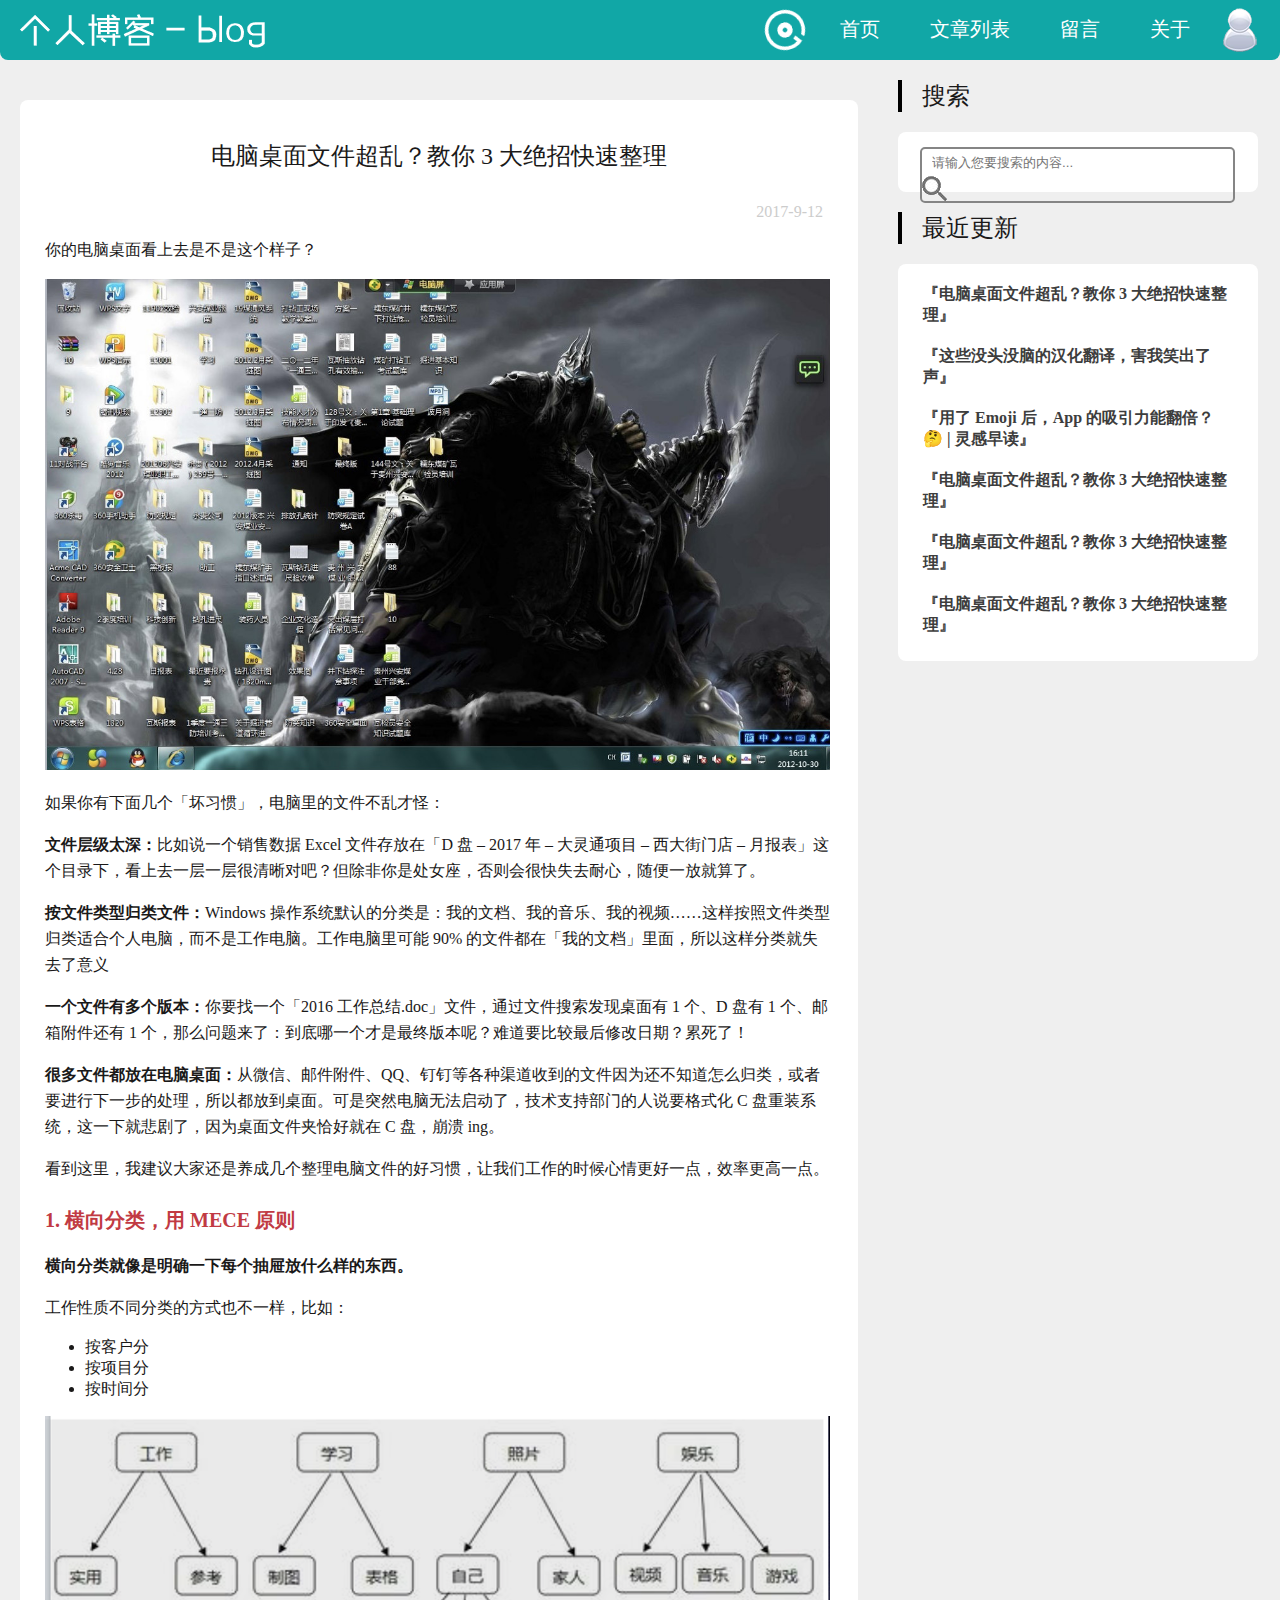
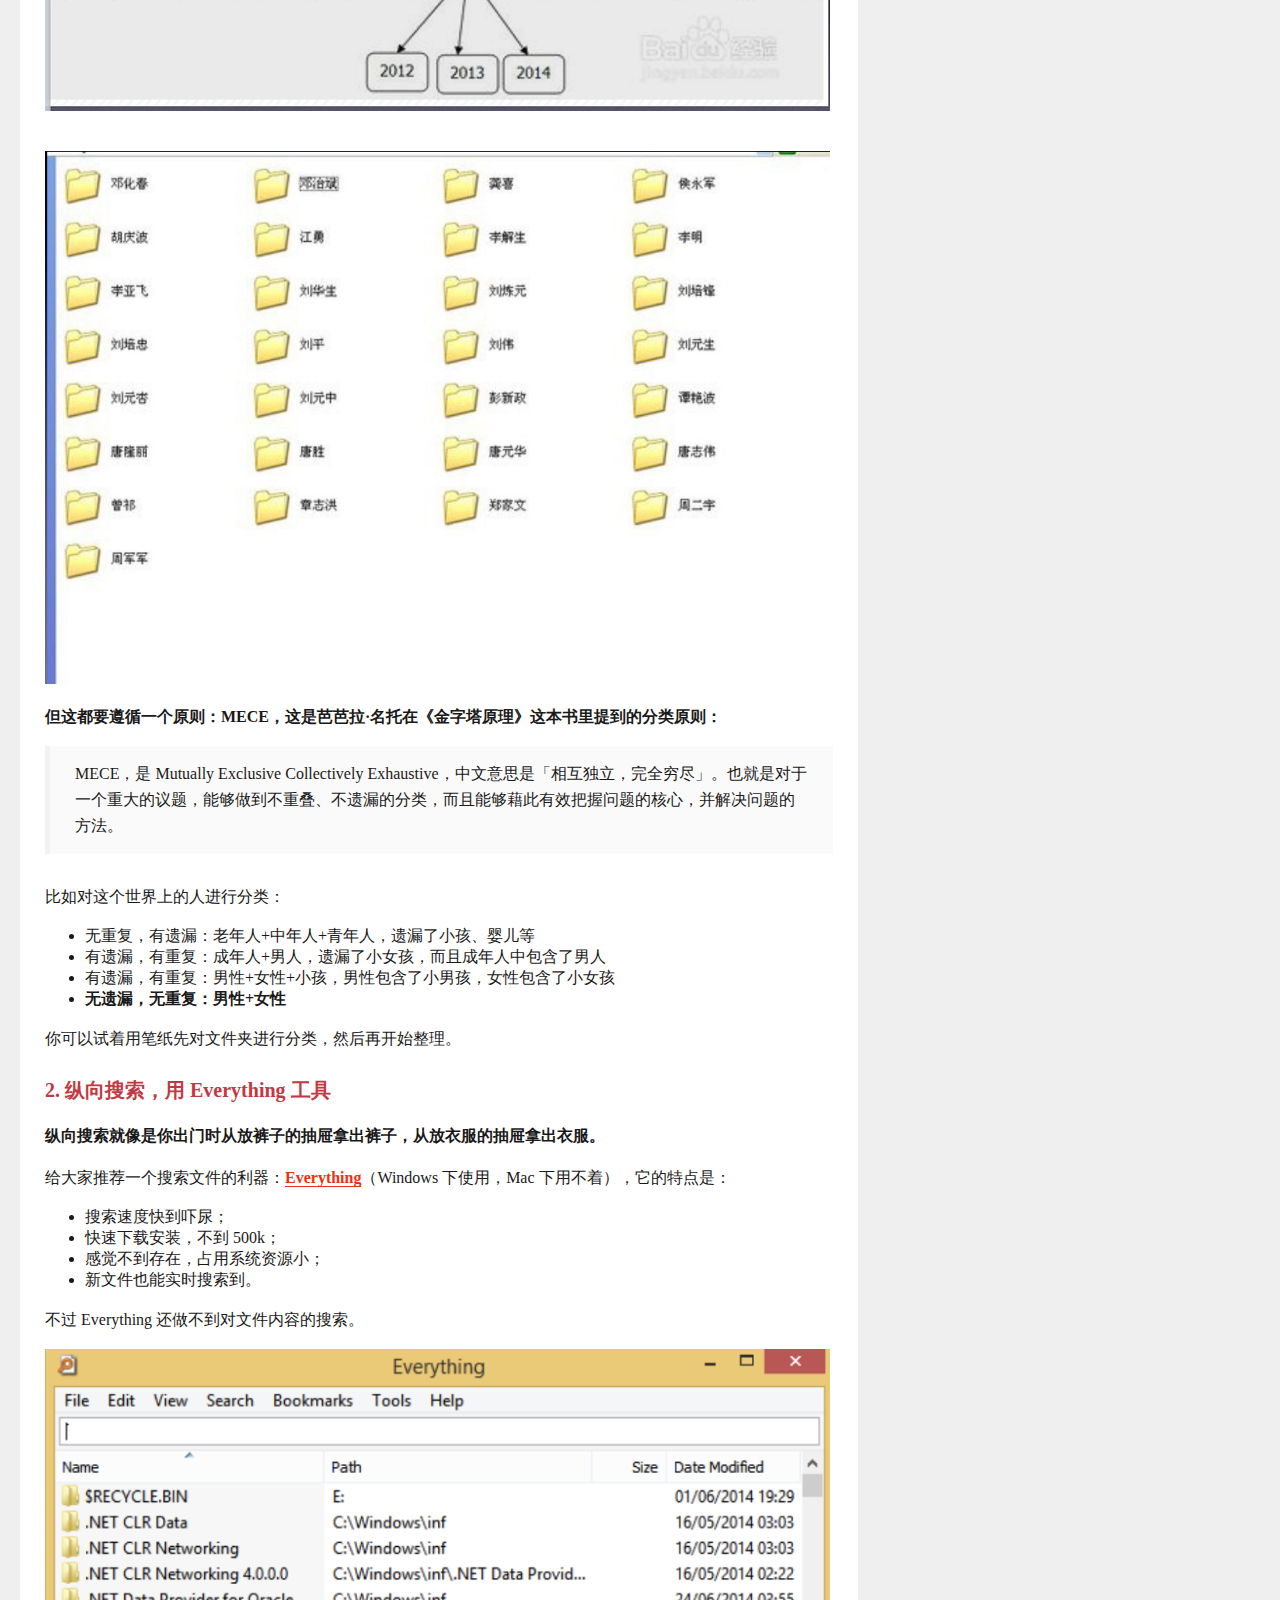
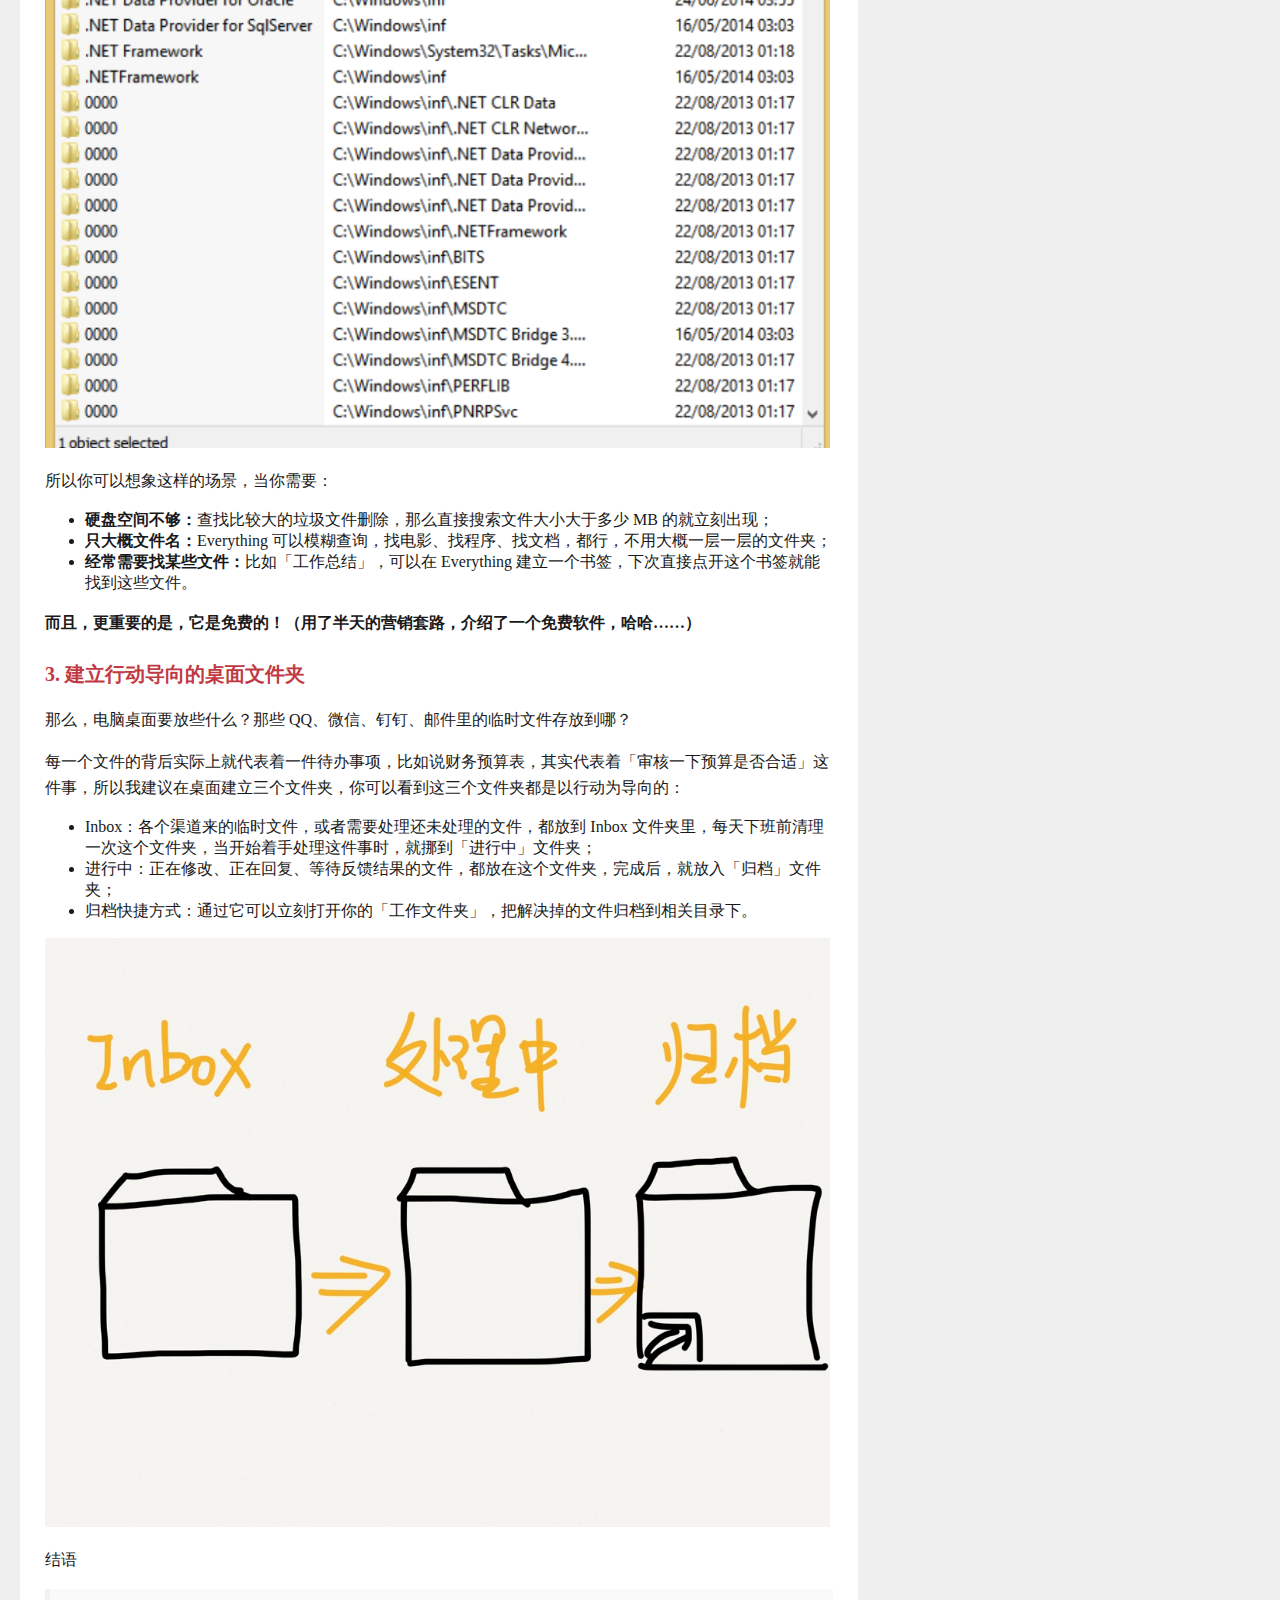
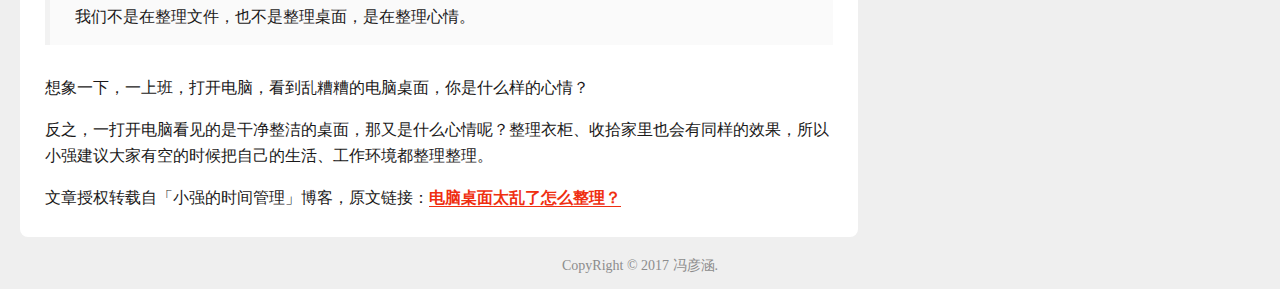
<file: article/1.html>
<!doctype html>
<html><!-- InstanceBegin template="/Templates/demo.dwt" codeOutsideHTMLIsLocked="false" -->
<head>
<meta charset="UTF-8" />
<!-- InstanceBeginEditable name="doctitle" -->
<title>个人博客 - 电脑桌面文件超乱？教你 3 大绝招快速整理</title>
<!-- InstanceEndEditable -->
<!-- InstanceBeginEditable name="head" -->
<!-- InstanceEndEditable -->
<link href="../style/style.css" rel="stylesheet" type="text/css">
<link href="../style/core.css" rel="stylesheet" type="text/css">
<script type="text/javascript" src="../js/search.js"></script>
<link href="../favicon.ico" rel="shortcut icon" type="image/x-icon">
</head>
<body>
    <div id="container">
        <div id="header">
            <a href="../index.html"><div id="logo" title="个人博客 - blog"></div></a>
			<!-- InstanceBeginEditable name="nav" -->
			<a href="../login.html"><div id="user" title="登录"></div></a>
			<div id="nav">
                <ul>
                    <li><a href="../index.html" title="首页">首页</a></li>
                    <li><a href="../list.html" title="文章列表">文章列表</a></li>
                    <li><a href="../message.html" title="留言">留言</a></li>
                    <li><a href="../about.html" title="关于">关于</a></li>
				</ul>
			  </div>
			<!-- InstanceEndEditable -->
			<div id="music">
				<img src="../images/music.png" alt="music" id="img" onClick="timeout ? stopAnim() : startAnim()" oncontextmenu="return false;" title="点击暂停">
				<audio loop hidden="true" id="audio">
					<source src="../audio/bgm.mp3" type="audio/mpeg">
					<source src="../audio/bgm.ogg" type="audio/ogg">
				</audio>
				<script type="text/javascript" src="../js/music.js"></script>
			</div>
		</div>
		<div id="content">
			<!-- InstanceBeginEditable name="content_left" -->
			<div id="content_left">
				<div class="article_box">
					<p class="article_title">电脑桌面文件超乱？教你 3 大绝招快速整理</p>
					<p class="time">2017-9-12</p>
					<div id="article_main">
						<p>你的电脑桌面看上去是不是这个样子？</p>
						<img src="../images/desktop3.jpg" alt="" width="785px">
						<p>如果你有下面几个「坏习惯」，电脑里的文件不乱才怪：</p>
						<p><strong>文件层级太深：</strong>比如说一个销售数据 Excel 文件存放在「D 盘 – 2017 年 – 大灵通项目 – 西大街门店 – 月报表」这个目录下，看上去一层一层很清晰对吧？但除非你是处女座，否则会很快失去耐心，随便一放就算了。</p>
						<p><strong>按文件类型归类文件：</strong>Windows 操作系统默认的分类是：我的文档、我的音乐、我的视频……这样按照文件类型归类适合个人电脑，而不是工作电脑。工作电脑里可能 90% 的文件都在「我的文档」里面，所以这样分类就失去了意义</p>
						<p><strong>一个文件有多个版本：</strong>你要找一个「2016 工作总结.doc」文件，通过文件搜索发现桌面有 1 个、D 盘有 1 个、邮箱附件还有 1 个，那么问题来了：到底哪一个才是最终版本呢？难道要比较最后修改日期？累死了！</p>
						<p><strong>很多文件都放在电脑桌面：</strong>从微信、邮件附件、QQ、钉钉等各种渠道收到的文件因为还不知道怎么归类，或者要进行下一步的处理，所以都放到桌面。可是突然电脑无法启动了，技术支持部门的人说要格式化 C 盘重装系统，这一下就悲剧了，因为桌面文件夹恰好就在 C 盘，崩溃 ing。<p>
						<p>看到这里，我建议大家还是养成几个整理电脑文件的好习惯，让我们工作的时候心情更好一点，效率更高一点。<p>
						<p class="article_title_little">1. 横向分类，用 MECE 原则</p>
						<p><strong>横向分类就像是明确一下每个抽屉放什么样的东西。</strong></p>
						<p>工作性质不同分类的方式也不一样，比如：<p>
						<ul>
							<li>按客户分</li>
							<li>按项目分</li>
							<li>按时间分</li>
						</ul>
						<img src="../images/desktop4.png" alt="" width="785px"><br><br><br>
						<img src="../images/desktop5.png" alt="" width="785px">
						<p><strong>但这都要遵循一个原则：MECE，这是芭芭拉·名托在《金字塔原理》这本书里提到的分类原则：</strong></p>
						<div class="article_block">
							<p>MECE，是 Mutually Exclusive Collectively Exhaustive，中文意思是「相互独立，完全穷尽」。也就是对于一个重大的议题，能够做到不重叠、不遗漏的分类，而且能够藉此有效把握问题的核心，并解决问题的方法。</p>
						</div>

						<p>比如对这个世界上的人进行分类：</p>
						<ul>
							<li>无重复，有遗漏：老年人+中年人+青年人，遗漏了小孩、婴儿等</li>
							<li>有遗漏，有重复：成年人+男人，遗漏了小女孩，而且成年人中包含了男人</li>
							<li>有遗漏，有重复：男性+女性+小孩，男性包含了小男孩，女性包含了小女孩</li>
							<li><strong>无遗漏，无重复：男性+女性</strong></li>
						</ul>
						<p>你可以试着用笔纸先对文件夹进行分类，然后再开始整理。</p>

						<p class="article_title_little">2. 纵向搜索，用 Everything 工具</p>
						<p><strong>纵向搜索就像是你出门时从放裤子的抽屉拿出裤子，从放衣服的抽屉拿出衣服。</strong></p>

						<p>给大家推荐一个搜索文件的利器：<a href="http://www.ifanr.com/app/717888">Everything</a>（Windows 下使用，Mac 下用不着），它的特点是：</p>
						<ul>
							<li>搜索速度快到吓尿；</li>
							<li>快速下载安装，不到 500k；</li>
							<li>感觉不到存在，占用系统资源小；</li>
							<li>新文件也能实时搜索到。</li>
						</ul>
						<p>不过 Everything 还做不到对文件内容的搜索。</p>
						<img src="../images/desktop2.png" width="785px" >
						<p>所以你可以想象这样的场景，当你需要：</p>
						<ul>
						<li><strong>硬盘空间不够：</strong>查找比较大的垃圾文件删除，那么直接搜索文件大小大于多少 MB 的就立刻出现；</li>
						<li><strong>只大概文件名：</strong>Everything 可以模糊查询，找电影、找程序、找文档，都行，不用大概一层一层的文件夹；</li>
						<li><strong>经常需要找某些文件：</strong>比如「工作总结」，可以在 Everything 建立一个书签，下次直接点开这个书签就能找到这些文件。</li>
						</ul>
						<p><strong>而且，更重要的是，它是免费的！（用了半天的营销套路，介绍了一个免费软件，哈哈……）</strong></p>
						<p class="article_title_little">3. 建立行动导向的桌面文件夹<p>
						<p>那么，电脑桌面要放些什么？那些 QQ、微信、钉钉、邮件里的临时文件存放到哪？<p>
						<p>每一个文件的背后实际上就代表着一件待办事项，比如说财务预算表，其实代表着「审核一下预算是否合适」这件事，所以我建议在桌面建立三个文件夹，你可以看到这三个文件夹都是以行动为导向的：<p>
						<ul>
						  <li>Inbox：各个渠道来的临时文件，或者需要处理还未处理的文件，都放到 Inbox 文件夹里，每天下班前清理一次这个文件夹，当开始着手处理这件事时，就挪到「进行中」文件夹；</li>
						  <li>进行中：正在修改、正在回复、等待反馈结果的文件，都放在这个文件夹，完成后，就放入「归档」文件夹；</li>
						  <li>归档快捷方式：通过它可以立刻打开你的「工作文件夹」，把解决掉的文件归档到相关目录下。</li>
						</ul>
						<img src="../images/desktop6.jpeg" alt="" width="785px">
						<p>结语</p>
						<div class="article_block"><p>我们不是在整理文件，也不是整理桌面，是在整理心情。</p></div>
						<p>想象一下，一上班，打开电脑，看到乱糟糟的电脑桌面，你是什么样的心情？</p>
						<p>反之，一打开电脑看见的是干净整洁的桌面，那又是什么心情呢？整理衣柜、收拾家里也会有同样的效果，所以小强建议大家有空的时候把自己的生活、工作环境都整理整理。</p>
						<p>文章授权转载自「小强的时间管理」博客，原文链接：<a href="http://www.gtdlife.com/2017/4691/wenjianjiazhengli/">电脑桌面太乱了怎么整理？</a></p>
					</div>
				</div>
			</div>
        	<!-- InstanceEndEditable -->
			<div id="content_right">
				<p class="title_big">搜索</p>
				<div class="box_right_search">
					<form class="search">
						<input type="text" name="search" id="search_put" placeholder="请输入您要搜索的内容..." required autocomplete="off" onKeyPress="return enterit(event,'search_put')" onKeyDown="return enterit(event,'search_put')">
						<input type="button" class="search_image" value=" " name="search_image" onClick="javascript:clickit('search_put')" title="百度搜索">
					</form>
				</div>
				<p class="title_big">最近更新</p>
				<div class="box_right">
					<ul>
						<li><a href="1.html">『电脑桌面文件超乱？教你 3 大绝招快速整理』</a></li>
						<li><a href="2.html">『这些没头没脑的汉化翻译，害我笑出了声』</a></li>
						<li><a href="3.html">『用了 Emoji 后，App 的吸引力能翻倍？🤔 | 灵感早读』</a></li>
						<li><a href="#">『电脑桌面文件超乱？教你 3 大绝招快速整理』</a></li>
						<li><a href="#">『电脑桌面文件超乱？教你 3 大绝招快速整理』</a></li>
						<li><a href="#">『电脑桌面文件超乱？教你 3 大绝招快速整理』</a></li>
					</ul>
				</div>
			</div>
        </div>
        <div id="footer">
            <p align="center">CopyRight &copy; 2017 冯彦涵.</p>
        </div>
    </div>
</body>
<!-- InstanceEnd --></html>
</file>
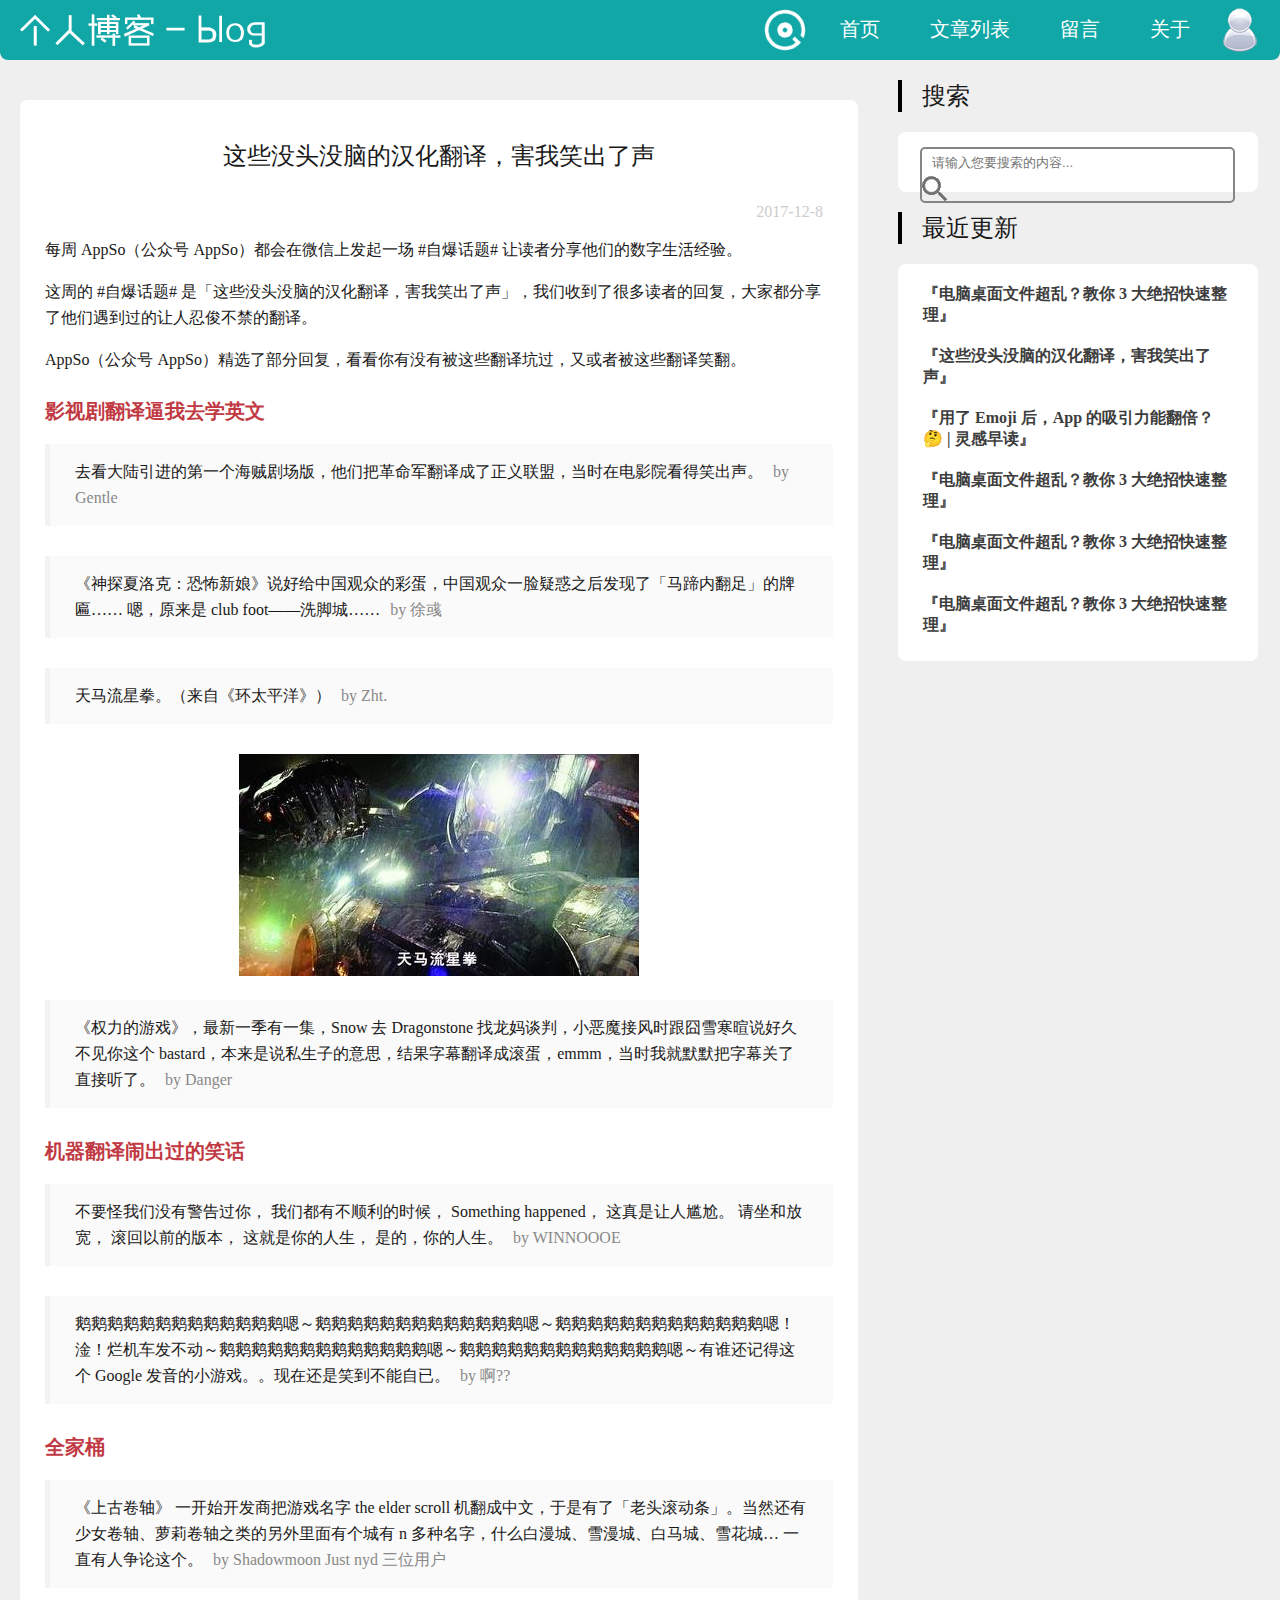
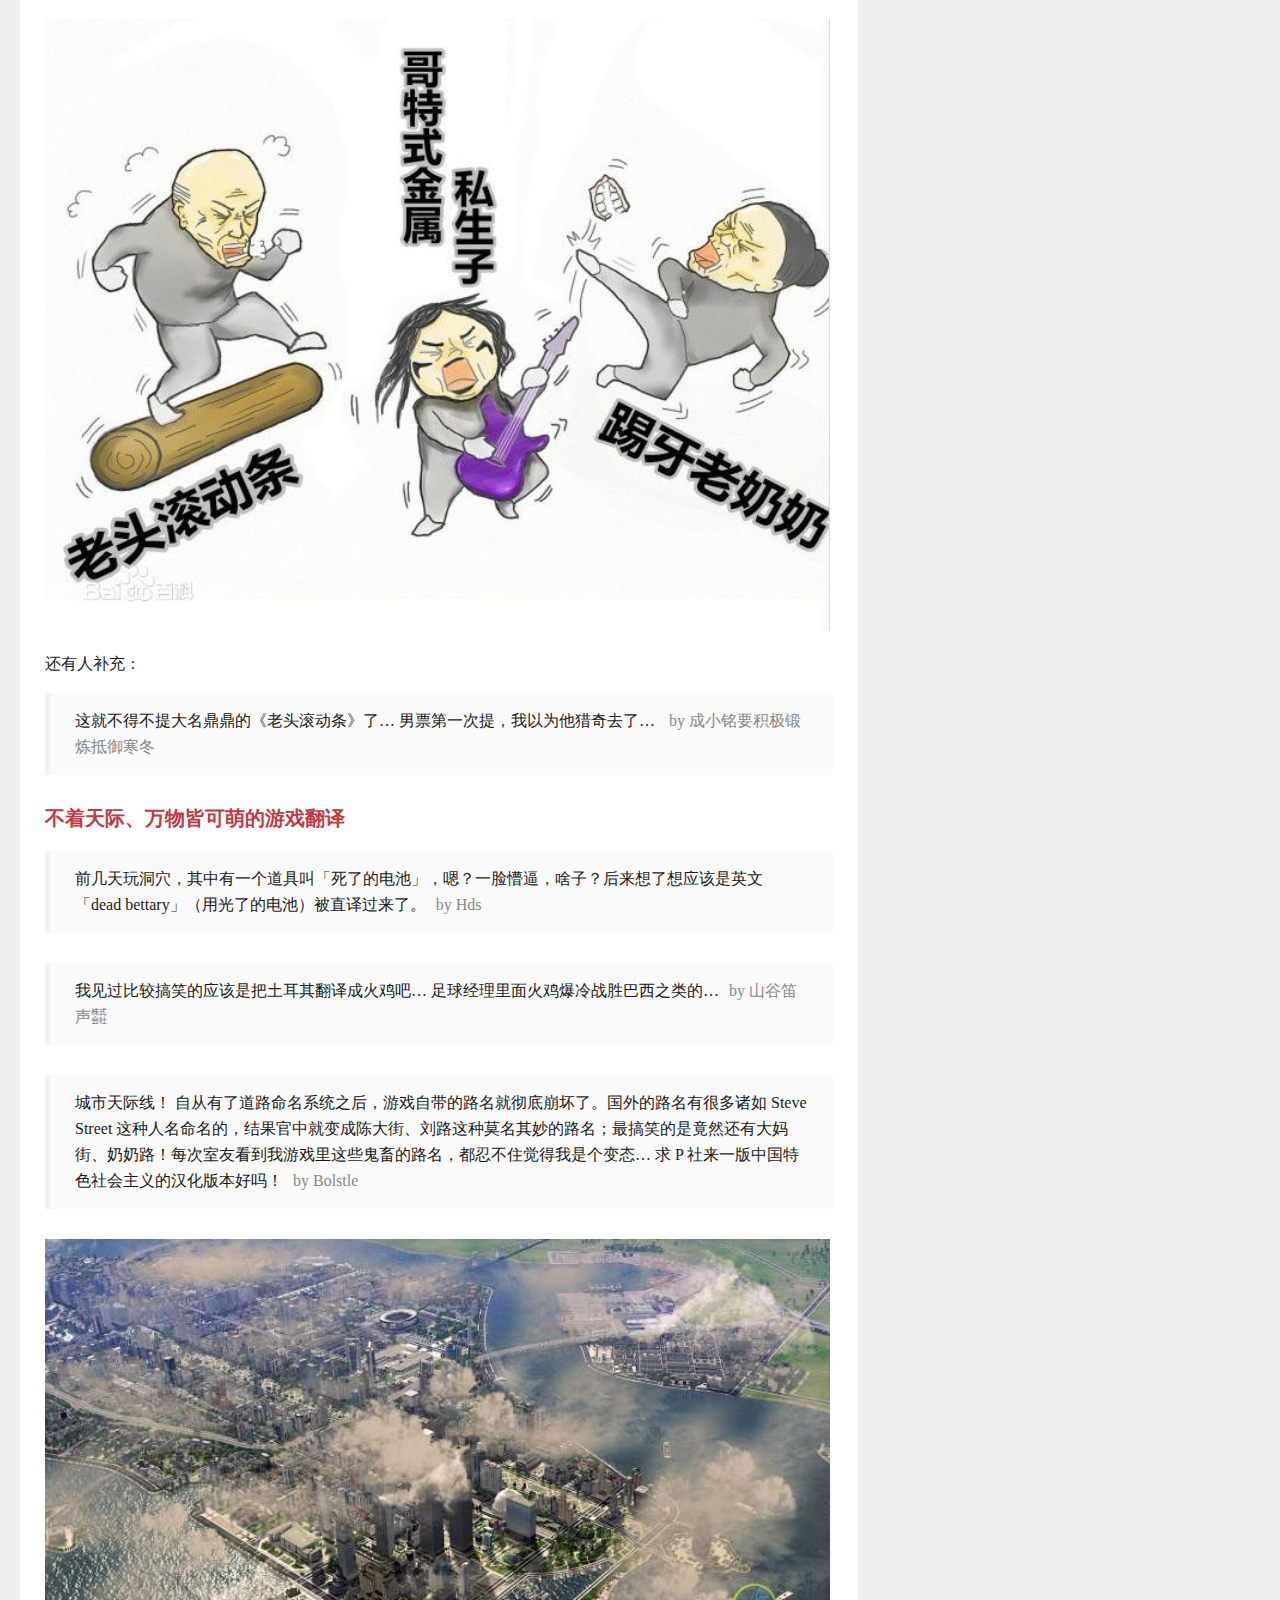
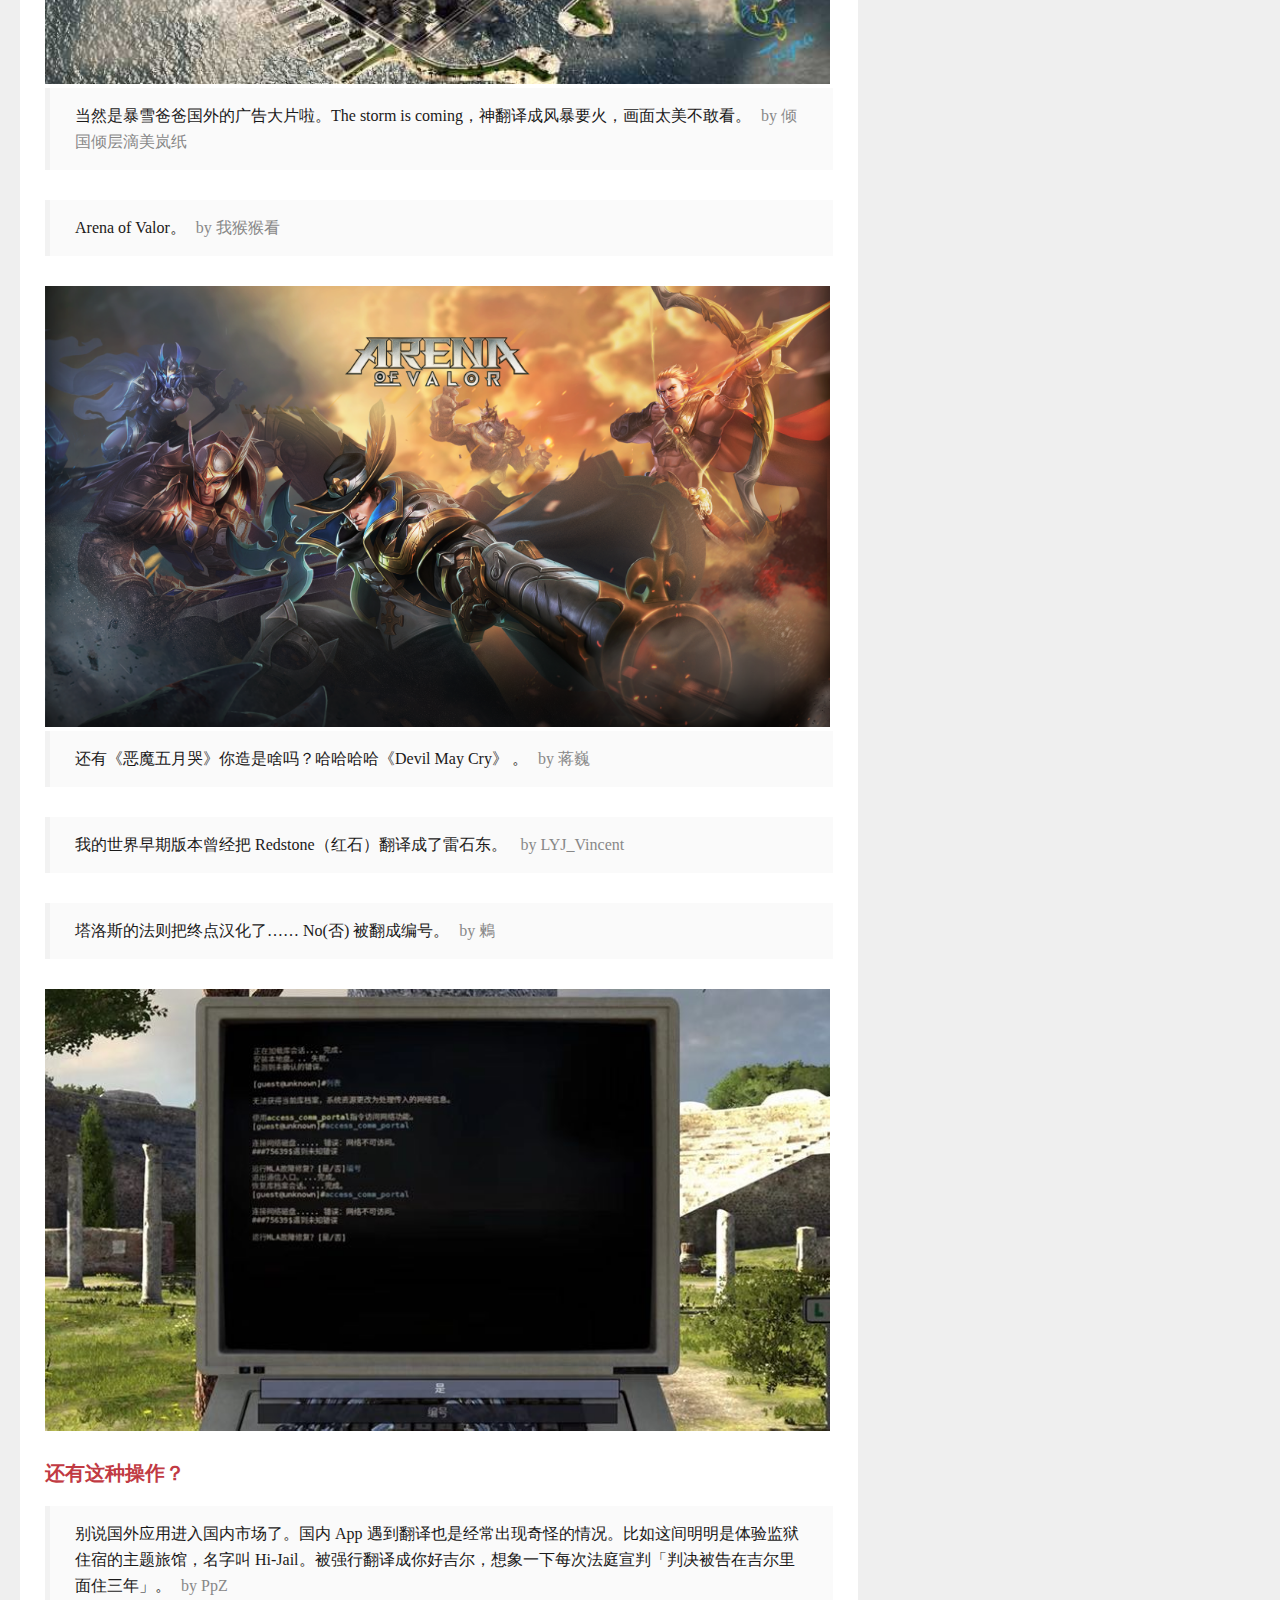
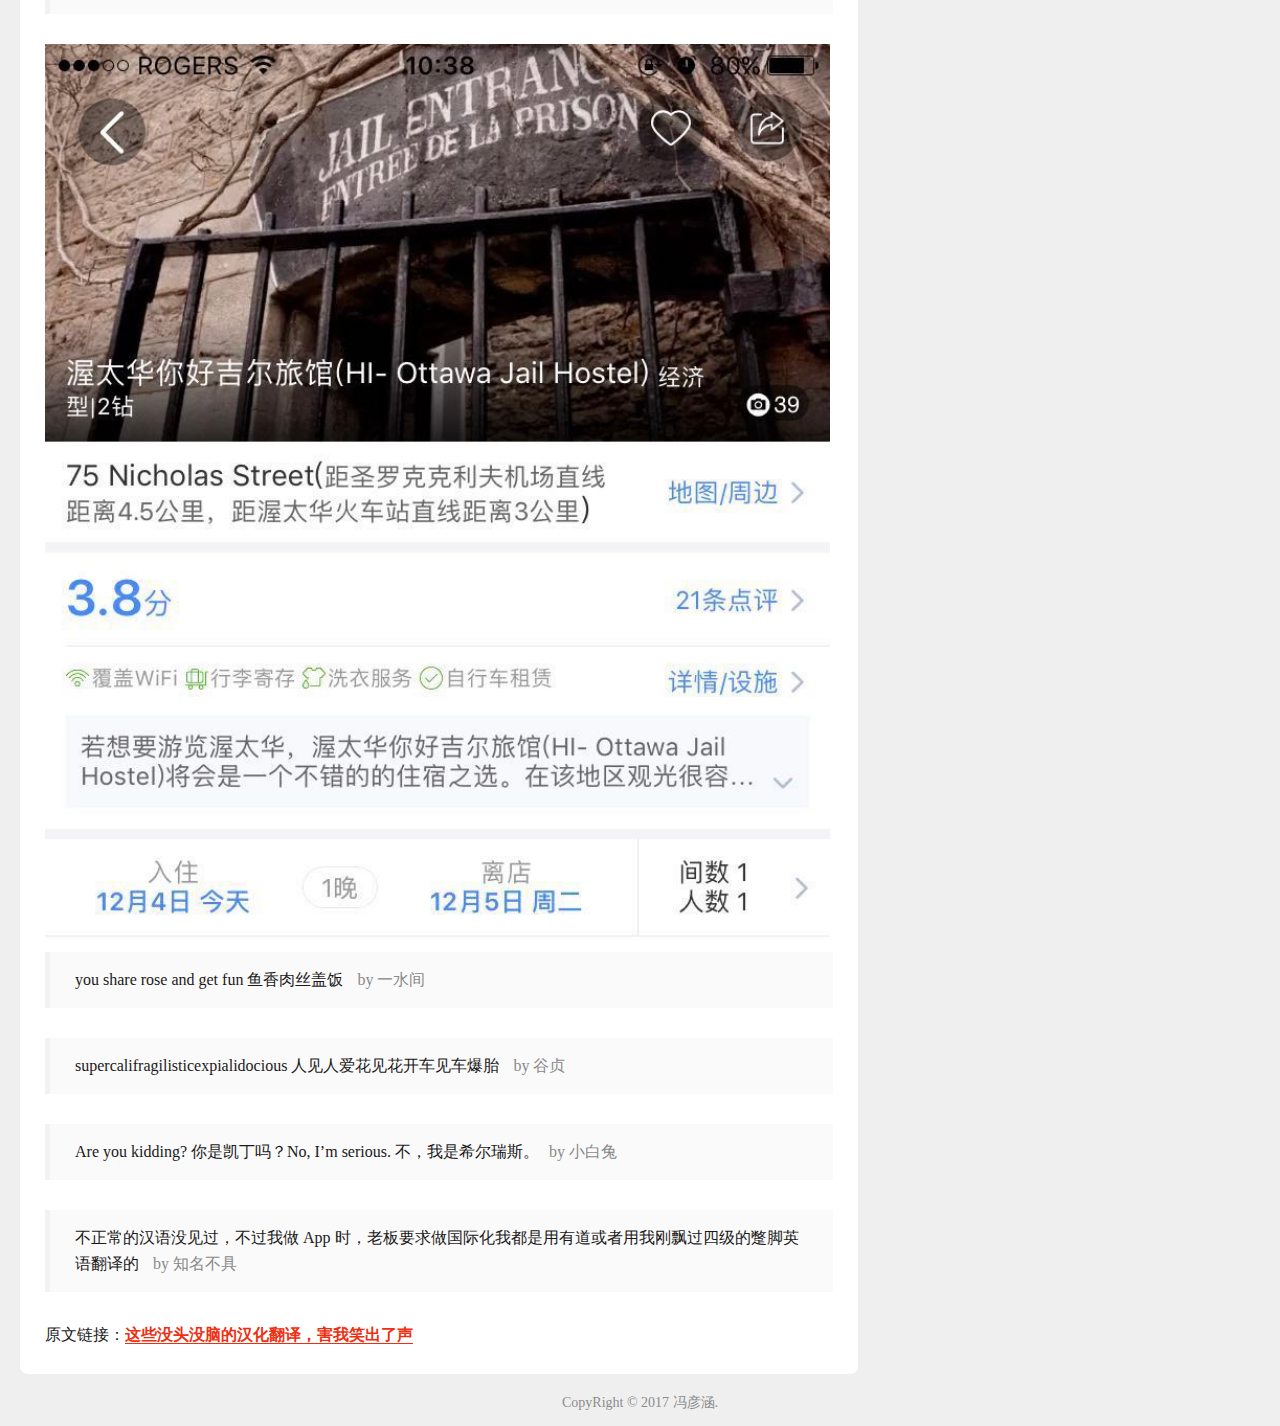
<file: article/2.html>
<!doctype html>
<html><!-- InstanceBegin template="/Templates/demo.dwt" codeOutsideHTMLIsLocked="false" -->
<head>
<meta charset="UTF-8" />
<!-- InstanceBeginEditable name="doctitle" -->
<title>个人博客 - 这些没头没脑的汉化翻译，害我笑出了声</title>
<!-- InstanceEndEditable -->
<!-- InstanceBeginEditable name="head" -->
<!-- InstanceEndEditable -->
<link href="../style/style.css" rel="stylesheet" type="text/css">
<link href="../style/core.css" rel="stylesheet" type="text/css">
<script type="text/javascript" src="../js/search.js"></script>
<link href="../favicon.ico" rel="shortcut icon" type="image/x-icon">
</head>
<body>
    <div id="container">
        <div id="header">
            <a href="../index.html"><div id="logo" title="个人博客 - blog"></div></a>
			<!-- InstanceBeginEditable name="nav" -->
			<a href="../login.html"><div id="user" title="登录"></div></a>
			<div id="nav">
                <ul>
                    <li><a href="../index.html" title="首页">首页</a></li>
                    <li><a href="../list.html" title="文章列表">文章列表</a></li>
                    <li><a href="../message.html" title="留言">留言</a></li>
                    <li><a href="../about.html" title="关于">关于</a></li>
				</ul>
			  </div>
			<!-- InstanceEndEditable -->
			<div id="music">
				<img src="../images/music.png" alt="music" id="img" onClick="timeout ? stopAnim() : startAnim()" oncontextmenu="return false;" title="点击暂停">
				<audio loop hidden="true" id="audio">
					<source src="../audio/bgm.mp3" type="audio/mpeg">
					<source src="../audio/bgm.ogg" type="audio/ogg">
				</audio>
				<script type="text/javascript" src="../js/music.js"></script>
			</div>
		</div>
		<div id="content">
			<!-- InstanceBeginEditable name="content_left" -->
			<div id="content_left">
				<div class="article_box">
					<p class="article_title">这些没头没脑的汉化翻译，害我笑出了声</p>
					<p class="time">2017-12-8</p>
					<div id="article_main">
						<p>每周 AppSo（公众号 AppSo）都会在微信上发起一场 #自爆话题# 让读者分享他们的数字生活经验。</p>

						<p>这周的 #自爆话题# 是「这些没头没脑的汉化翻译，害我笑出了声」，我们收到了很多读者的回复，大家都分享了他们遇到过的让人忍俊不禁的翻译。</p>

						<p>AppSo（公众号 AppSo）精选了部分回复，看看你有没有被这些翻译坑过，又或者被这些翻译笑翻。</p>

						<p class="article_title_little">影视剧翻译逼我去学英文</p>
						<div class="article_block"><p>去看大陆引进的第一个海贼剧场版，他们把革命军翻译成了正义联盟，当时在电影院看得笑出声。<span class="by">by Gentle</span></p></div>
						
						<div class="article_block"><p>《神探夏洛克：恐怖新娘》说好给中国观众的彩蛋，中国观众一脸疑惑之后发现了「马蹄内翻足」的牌匾…… 嗯，原来是 club foot——洗脚城……<span class="by">by 徐彧</span></p></div>


						<div class="article_block"><p>天马流星拳。（来自《环太平洋》）<span class="by">by Zht.</span></p></div>

						<p class="img_center"><img src="../images/Tmb.jpg" alt=""></p>

						<div class="article_block"><p>《权力的游戏》，最新一季有一集，Snow 去 Dragonstone 找龙妈谈判，小恶魔接风时跟囧雪寒暄说好久不见你这个 bastard，本来是说私生子的意思，结果字幕翻译成滚蛋，emmm，当时我就默默把字幕关了直接听了。<span class="by">by Danger</span></p></div>

						<p class="article_title_little">机器翻译闹出过的笑话</p>
						<div class="article_block"><p>不要怪我们没有警告过你， 我们都有不顺利的时候， Something happened， 这真是让人尴尬。 请坐和放宽， 滚回以前的版本， 这就是你的人生， 是的，你的人生。<span class="by">by WINNOOOE</span></p></div>

						<div class="article_block"><p>鹅鹅鹅鹅鹅鹅鹅鹅鹅鹅鹅鹅鹅嗯～鹅鹅鹅鹅鹅鹅鹅鹅鹅鹅鹅鹅鹅嗯～鹅鹅鹅鹅鹅鹅鹅鹅鹅鹅鹅鹅鹅嗯！淦！烂机车发不动～鹅鹅鹅鹅鹅鹅鹅鹅鹅鹅鹅鹅鹅嗯～鹅鹅鹅鹅鹅鹅鹅鹅鹅鹅鹅鹅鹅嗯～有谁还记得这个 Google 发音的小游戏。。现在还是笑到不能自已。<span class="by">by 啊??</span></p></div>

						<p class="article_title_little">全家桶</p>
						<div class="article_block"><p>《上古卷轴》 一开始开发商把游戏名字 the elder scroll 机翻成中文，于是有了「老头滚动条」。当然还有少女卷轴、萝莉卷轴之类的另外里面有个城有 n 多种名字，什么白漫城、雪漫城、白马城、雪花城… 一直有人争论这个。<span class="by">by Shadowmoon Just nyd 三位用户</span></p></div>

						<img src="../images/lbt.jpg" alt="" width="785px">

						<p>还有人补充：</p>

						<div class="article_block"><p>这就不得不提大名鼎鼎的《老头滚动条》了… 男票第一次提，我以为他猎奇去了… <span class="by">by 成小铭要积极锻炼抵御寒冬</span></p></div>

						<p class="article_title_little">不着天际、万物皆可萌的游戏翻译</p>
						<div class="article_block"><p>前几天玩洞穴，其中有一个道具叫「死了的电池」，嗯？一脸懵逼，啥子？后来想了想应该是英文「dead bettary」（用光了的电池）被直译过来了。<span class="by">by Hds</span></p></div>

						<div class="article_block"><p>我见过比较搞笑的应该是把土耳其翻译成火鸡吧… 足球经理里面火鸡爆冷战胜巴西之类的…<span class="by">by 山谷笛声㍿</span></p></div>

						<div class="article_block"><p>城市天际线！ 自从有了道路命名系统之后，游戏自带的路名就彻底崩坏了。国外的路名有很多诸如 Steve Street 这种人名命名的，结果官中就变成陈大街、刘路这种莫名其妙的路名；最搞笑的是竟然还有大妈街、奶奶路！每次室友看到我游戏里这些鬼畜的路名，都忍不住觉得我是个变态… 求 P 社来一版中国特色社会主义的汉化版本好吗！<span class="by">by Bolstle</span></p></div>

						<img src="../images/city.jpg" alt="" width="785px">

						<div class="article_block"><p>当然是暴雪爸爸国外的广告大片啦。The storm is coming，神翻译成风暴要火，画面太美不敢看。<span class="by">by 倾国倾层滴美岚纸</span></p></div>

						<div class="article_block"><p>Arena of Valor。<span class="by">by 我猴猴看</span></p></div>

						<img src="../images/AoV.png" alt="" width="785px">

						<div class="article_block"><p>还有《恶魔五月哭》你造是啥吗？哈哈哈哈《Devil May Cry》 。<span class="by">by 蒋巍</span></p></div>

						<div class="article_block"><p>我的世界早期版本曾经把 Redstone（红石）翻译成了雷石东。 <span class="by">by LYJ_Vincent</span></p></div>

						<div class="article_block"><p>塔洛斯的法则把终点汉化了…… No(否) 被翻成编号。<span class="by">by 鶫</span></p></div>

						<img src="../images/NO.jpeg" alt="" width="785px">

						<p class="article_title_little">	还有这种操作？</p>
						<div class="article_block"><p>别说国外应用进入国内市场了。国内 App 遇到翻译也是经常出现奇怪的情况。比如这间明明是体验监狱住宿的主题旅馆，名字叫 Hi-Jail。被强行翻译成你好吉尔，想象一下每次法庭宣判「判决被告在吉尔里面住三年」。<span class="by">by PpZ</span></p></div>

						<img src="../images/getimgdata-1-1.jpeg" alt="" width="785px">

						<div class="article_block"><p>you share rose and get fun 鱼香肉丝盖饭 <span class="by">by 一水间</span></p></div>

						<div class="article_block"><p>supercalifragilisticexpialidocious 人见人爱花见花开车见车爆胎 <span class="by">by 谷贞</span></p></div>

						<div class="article_block"><p>Are you kidding? 你是凯丁吗？No, I’m serious. 不，我是希尔瑞斯。<span class="by">by 小白兔</span></p></div>

						<div class="article_block"><p>不正常的汉语没见过，不过我做 App 时，老板要求做国际化我都是用有道或者用我刚飘过四级的蹩脚英语翻译的 <span class="by">by 知名不具</span></p></div>
						
						<p>原文链接：<a href="http://www.ifanr.com/app/951369">这些没头没脑的汉化翻译，害我笑出了声</a></p>
					</div>
				</div>
			</div>
        	<!-- InstanceEndEditable -->
			<div id="content_right">
				<p class="title_big">搜索</p>
				<div class="box_right_search">
					<form class="search">
						<input type="text" name="search" id="search_put" placeholder="请输入您要搜索的内容..." required autocomplete="off" onKeyPress="return enterit(event,'search_put')" onKeyDown="return enterit(event,'search_put')">
						<input type="button" class="search_image" value=" " name="search_image" onClick="javascript:clickit('search_put')" title="百度搜索">
					</form>
				</div>
				<p class="title_big">最近更新</p>
				<div class="box_right">
					<ul>
						<li><a href="1.html">『电脑桌面文件超乱？教你 3 大绝招快速整理』</a></li>
						<li><a href="2.html">『这些没头没脑的汉化翻译，害我笑出了声』</a></li>
						<li><a href="3.html">『用了 Emoji 后，App 的吸引力能翻倍？🤔 | 灵感早读』</a></li>
						<li><a href="#">『电脑桌面文件超乱？教你 3 大绝招快速整理』</a></li>
						<li><a href="#">『电脑桌面文件超乱？教你 3 大绝招快速整理』</a></li>
						<li><a href="#">『电脑桌面文件超乱？教你 3 大绝招快速整理』</a></li>
					</ul>
				</div>
			</div>
        </div>
        <div id="footer">
            <p align="center">CopyRight &copy; 2017 冯彦涵.</p>
        </div>
    </div>
</body>
<!-- InstanceEnd --></html>
</file>
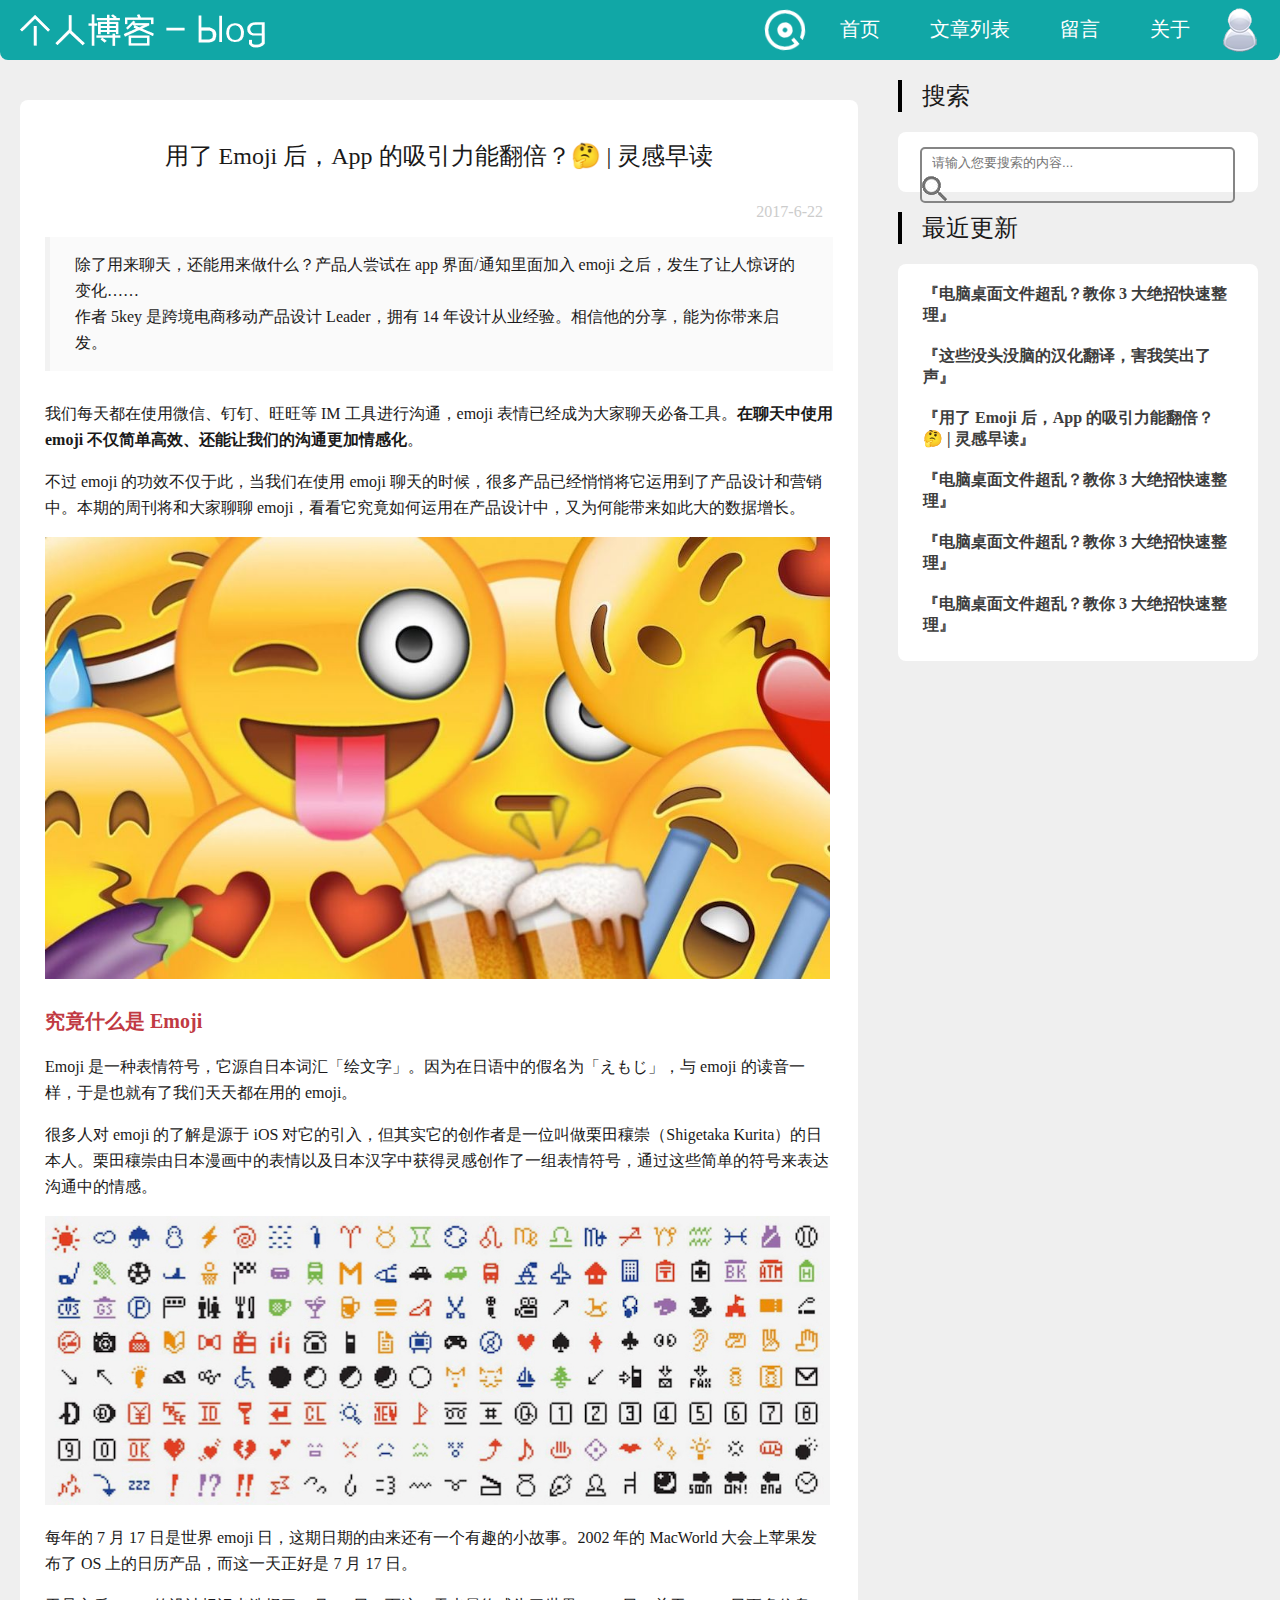
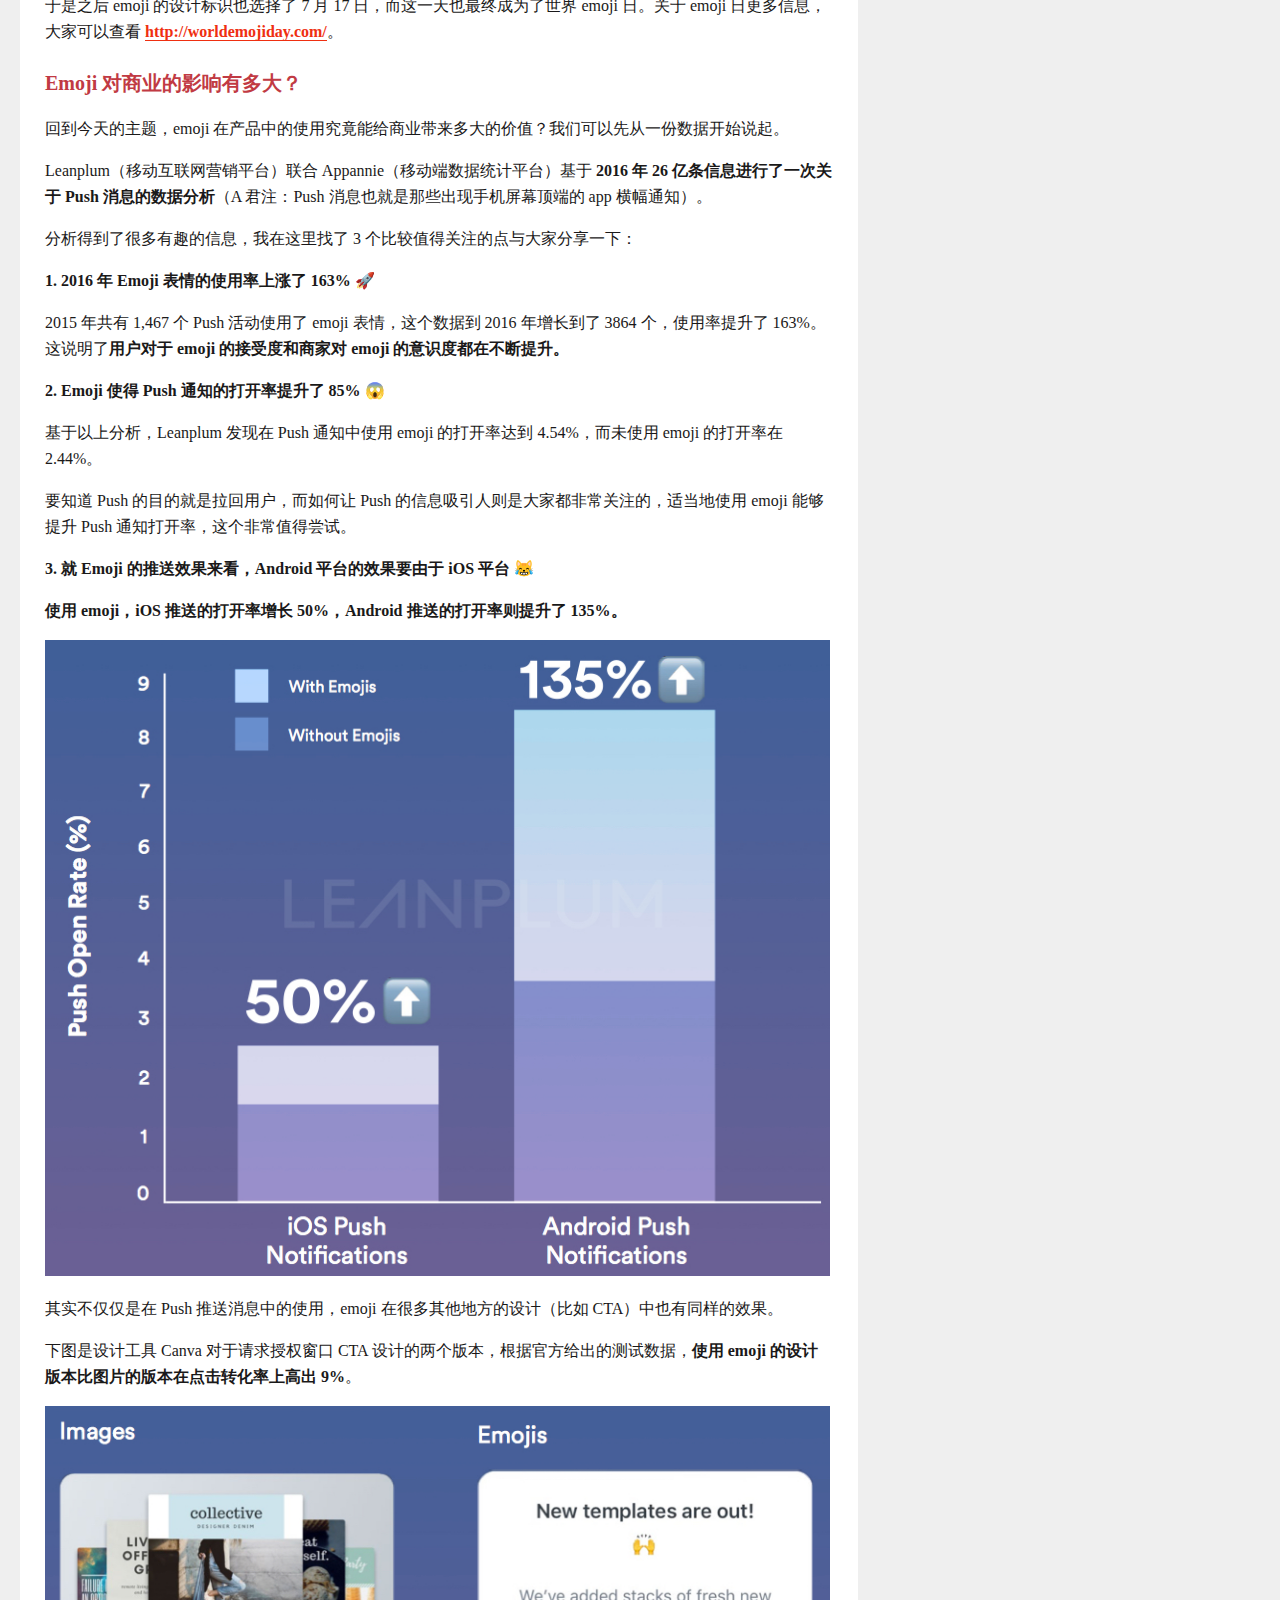
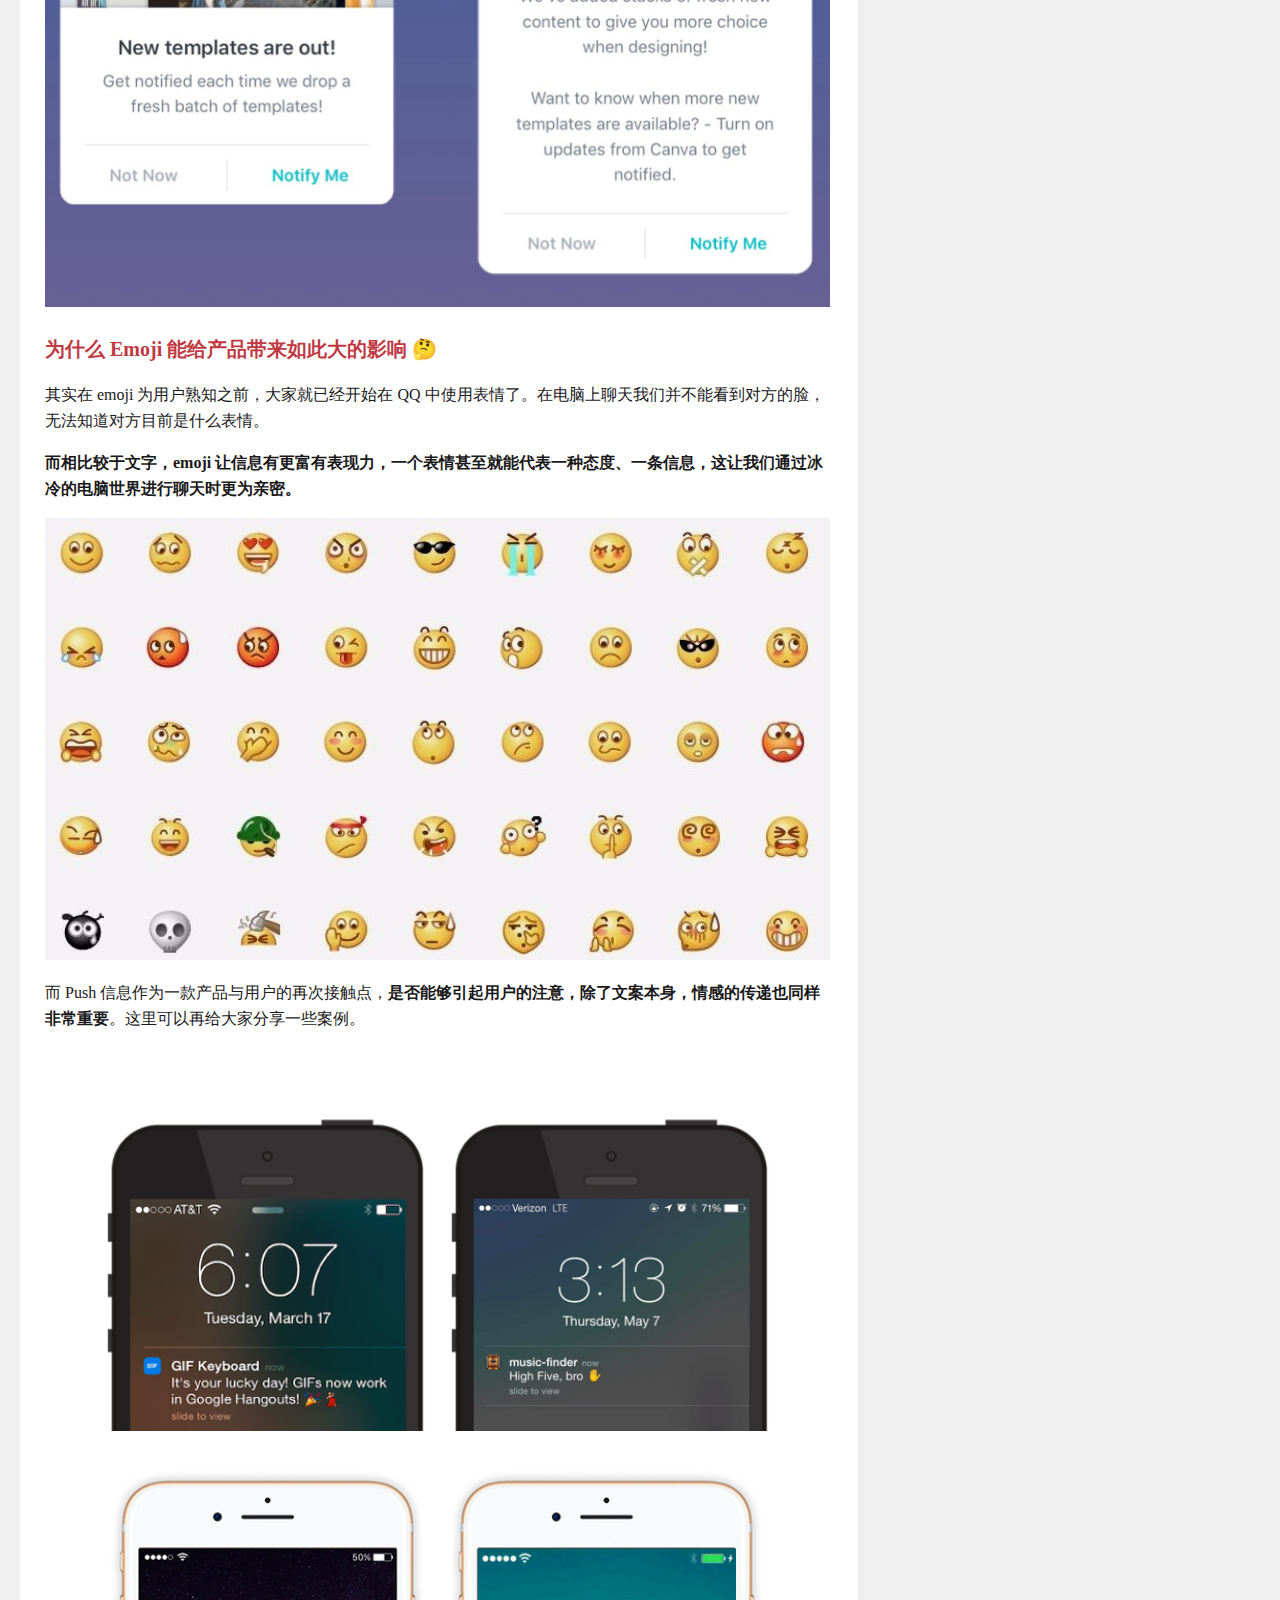
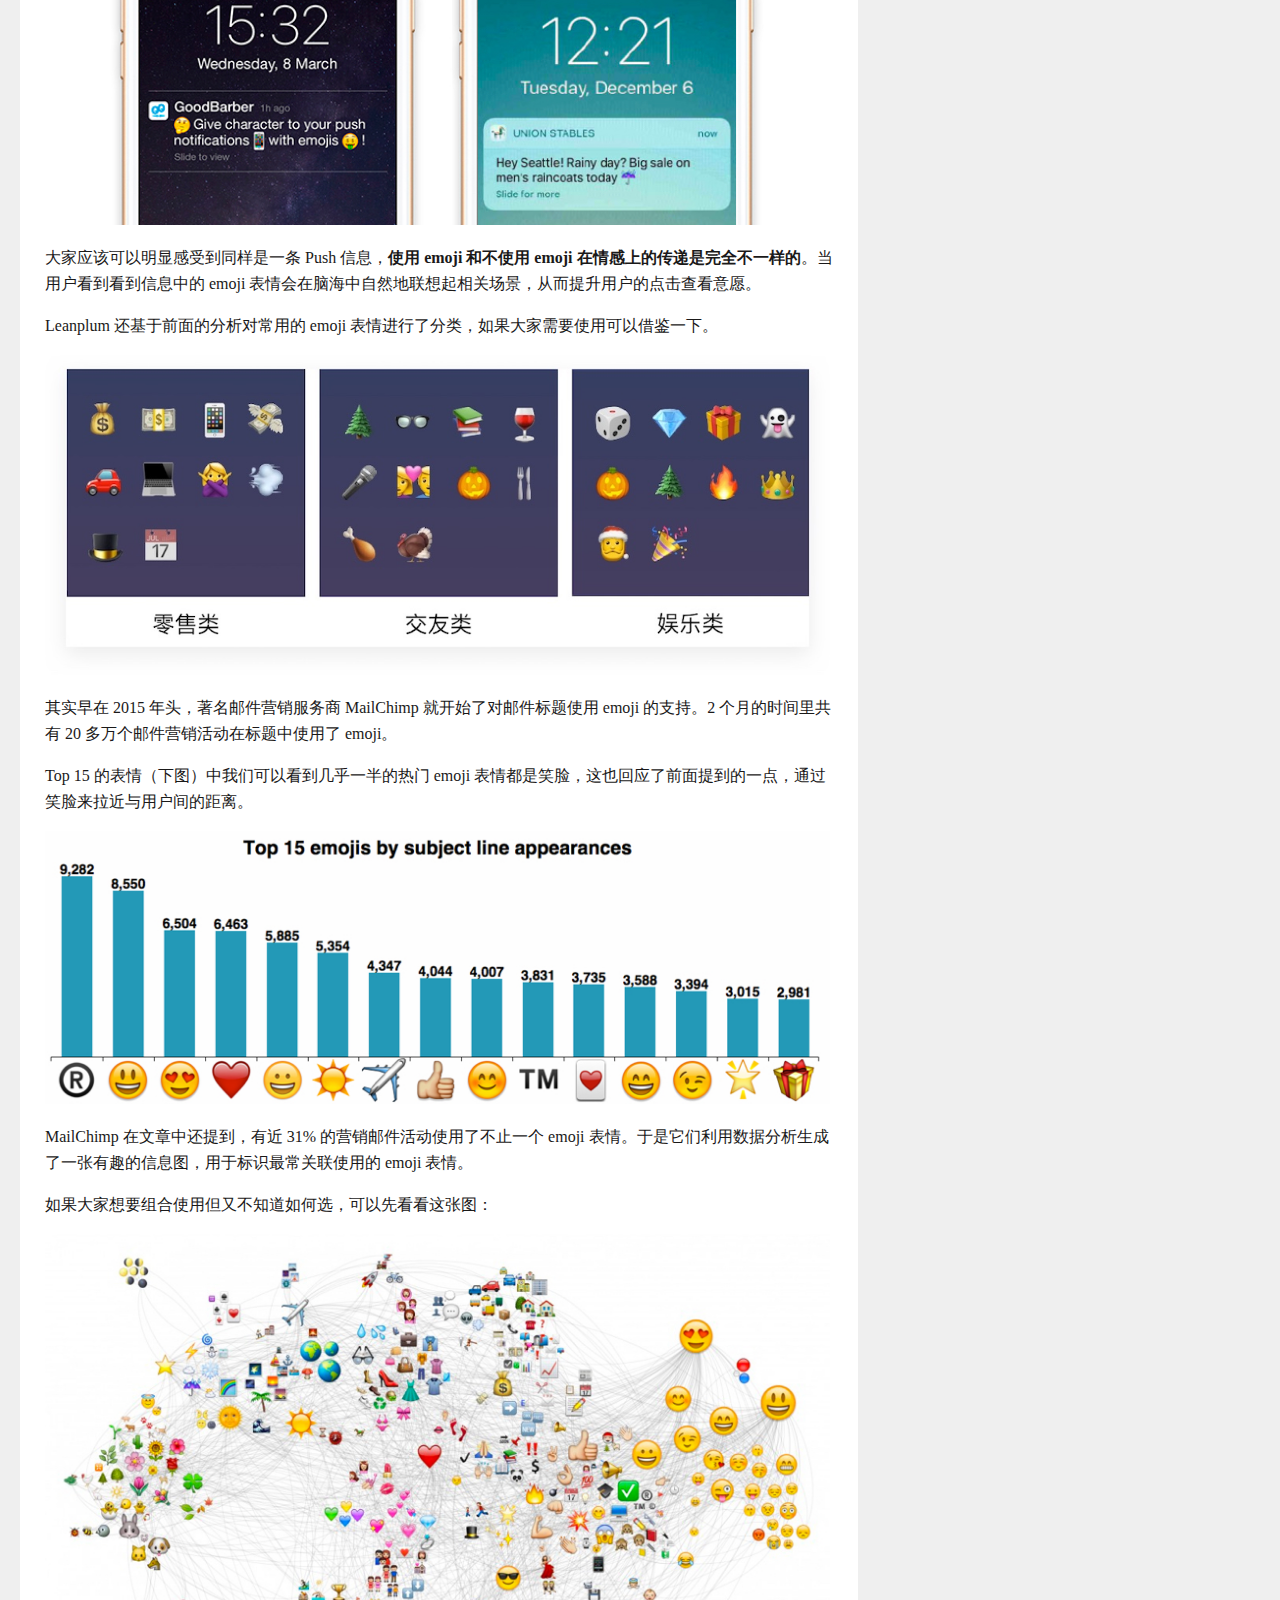
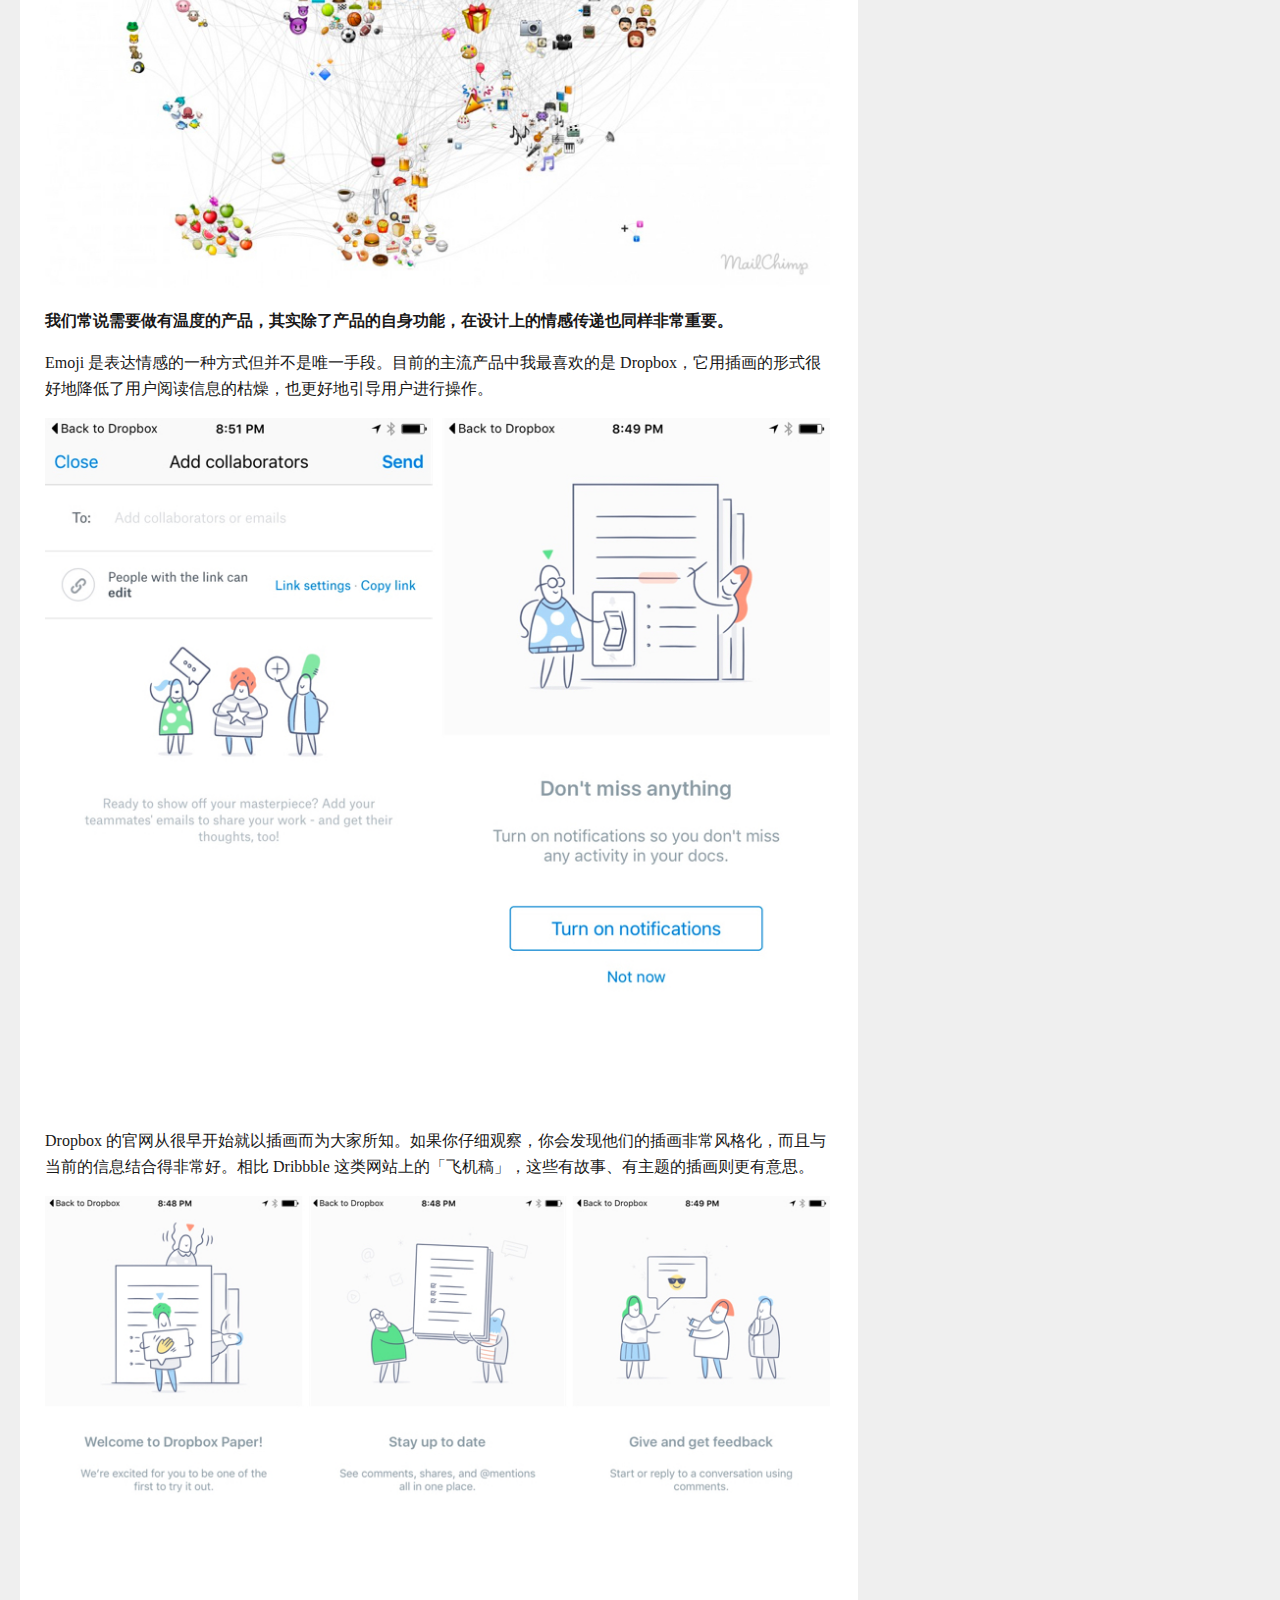
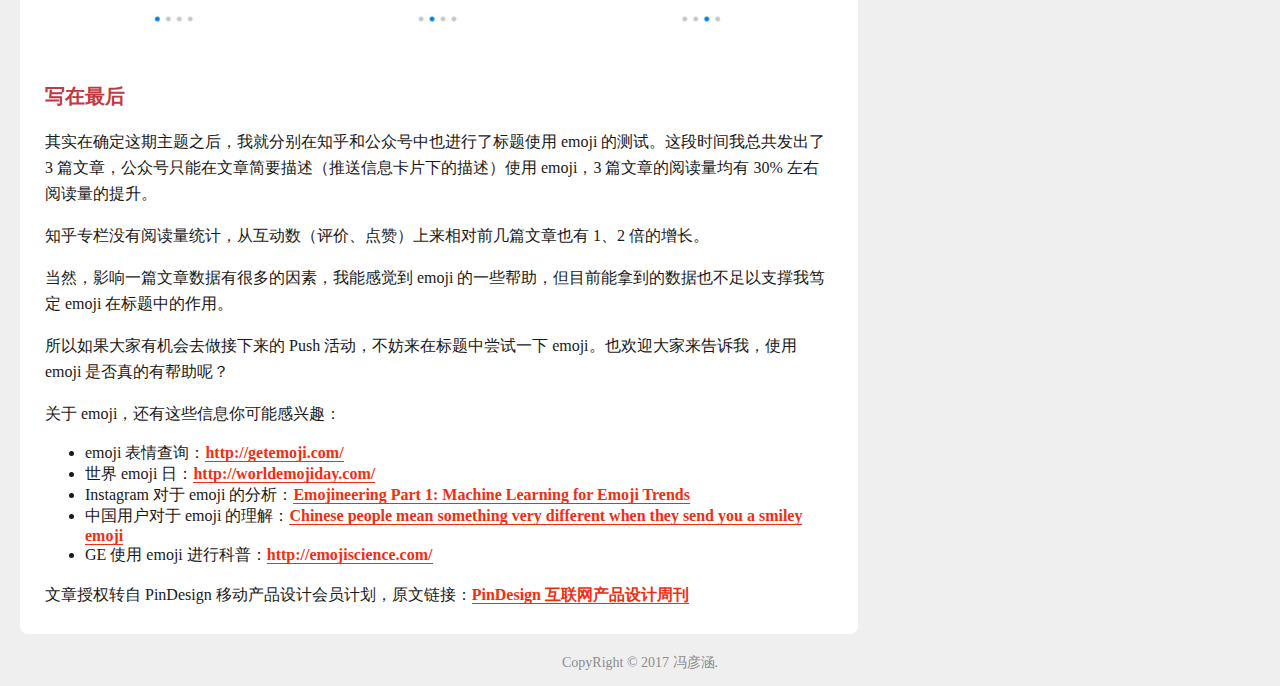
<file: article/3.html>
<!doctype html>
<html><!-- InstanceBegin template="/Templates/demo.dwt" codeOutsideHTMLIsLocked="false" -->
<head>
<meta charset="UTF-8" />
<!-- InstanceBeginEditable name="doctitle" -->
<title>个人博客 - 用了 Emoji 后，App 的吸引力能翻倍？🤔 | 灵感早读</title>
<!-- InstanceEndEditable -->
<!-- InstanceBeginEditable name="head" -->
<!-- InstanceEndEditable -->
<link href="../style/style.css" rel="stylesheet" type="text/css">
<link href="../style/core.css" rel="stylesheet" type="text/css">
<script type="text/javascript" src="../js/search.js"></script>
<link href="../favicon.ico" rel="shortcut icon" type="image/x-icon">
</head>
<body>
    <div id="container">
        <div id="header">
            <a href="../index.html"><div id="logo" title="个人博客 - blog"></div></a>
			<!-- InstanceBeginEditable name="nav" -->
			<a href="../login.html"><div id="user" title="登录"></div></a>
			<div id="nav">
                <ul>
                    <li><a href="../index.html" title="首页">首页</a></li>
                    <li><a href="../list.html" title="文章列表">文章列表</a></li>
                    <li><a href="../message.html" title="留言">留言</a></li>
                    <li><a href="../about.html" title="关于">关于</a></li>
				</ul>
			  </div>
			<!-- InstanceEndEditable -->
			<div id="music">
				<img src="../images/music.png" alt="music" id="img" onClick="timeout ? stopAnim() : startAnim()" oncontextmenu="return false;" title="点击暂停">
				<audio loop hidden="true" id="audio">
					<source src="../audio/bgm.mp3" type="audio/mpeg">
					<source src="../audio/bgm.ogg" type="audio/ogg">
				</audio>
				<script type="text/javascript" src="../js/music.js"></script>
			</div>
		</div>
		<div id="content">
			<!-- InstanceBeginEditable name="content_left" -->
			<div id="content_left">
				<div class="article_box">
					<p class="article_title">用了 Emoji 后，App 的吸引力能翻倍？🤔 | 灵感早读</p>
					<p class="time">2017-6-22</p>
					<div id="article_main">
						<div class="article_block">
						<p>除了用来聊天，还能用来做什么？产品人尝试在 app 界面/通知里面加入 emoji 之后，发生了让人惊讶的变化……</p>

					  <p>作者 5key 是跨境电商移动产品设计 Leader，拥有 14 年设计从业经验。相信他的分享，能为你带来启发。</p>
						</div>

					  <p>我们每天都在使用微信、钉钉、旺旺等 IM 工具进行沟通，emoji 表情已经成为大家聊天必备工具。<strong>在聊天中使用 emoji 不仅简单高效、还能让我们的沟通更加情感化</strong>。</p>

					  <p>不过 emoji 的功效不仅于此，当我们在使用 emoji 聊天的时候，很多产品已经悄悄将它运用到了产品设计和营销中。本期的周刊将和大家聊聊 emoji，看看它究竟如何运用在产品设计中，又为何能带来如此大的数据增长。</p>

					<img src="../images/emoji_full-1.jpg" alt="" width="785px">

						<p class="article_title_little">究竟什么是 Emoji</p>
					  <p>Emoji 是一种表情符号，它源自日本词汇「绘文字」。因为在日语中的假名为「えもじ」，与 emoji 的读音一样，于是也就有了我们天天都在用的 emoji。</p>

					  <p>很多人对 emoji 的了解是源于 iOS 对它的引入，但其实它的创作者是一位叫做栗田穰崇（Shigetaka Kurita）的日本人。栗田穰崇由日本漫画中的表情以及日本汉字中获得灵感创作了一组表情符号，通过这些简单的符号来表达沟通中的情感。</p>

					<img src="../images/Pasted_Graphic_1_11.jpeg" alt="" width="785px">

					  <p>每年的 7 月 17 日是世界 emoji 日，这期日期的由来还有一个有趣的小故事。2002 年的 MacWorld 大会上苹果发布了 OS 上的日历产品，而这一天正好是 7 月 17 日。</p>

					  <p>于是之后 emoji 的设计标识也选择了 7 月 17 日，而这一天也最终成为了世界 emoji 日。关于 emoji 日更多信息，大家可以查看 <a href="http://worldemojiday.com/">http://worldemojiday.com/</a>。</p>

					  <p class="article_title_little">Emoji 对商业的影响有多大？</p>
					  <p>回到今天的主题，emoji 在产品中的使用究竟能给商业带来多大的价值？我们可以先从一份数据开始说起。</p>

					  <p>Leanplum（移动互联网营销平台）联合 Appannie（移动端数据统计平台）基于 <strong>2016 年 26 亿条信息进行了一次关于 Push 消息的数据分析</strong>（A 君注：Push 消息也就是那些出现手机屏幕顶端的 app 横幅通知）。</p>

					  <p>分析得到了很多有趣的信息，我在这里找了 3 个比较值得关注的点与大家分享一下：</p>

					  <p><strong>1. 2016 年 Emoji 表情的使用率上涨了 163% 🚀</strong></p>

						<p>2015 年共有 1,467 个 Push 活动使用了 emoji 表情，这个数据到 2016 年增长到了 3864 个，使用率提升了 163%。这说明了<strong>用户对于 emoji 的接受度和商家对 emoji 的意识度都在不断提升。</strong></p>

					  <p><strong>2. Emoji 使得 Push 通知的打开率提升了 85% 😱</strong></p>

					  <p>基于以上分析，Leanplum 发现在 Push 通知中使用 emoji 的打开率达到 4.54%，而未使用 emoji 的打开率在 2.44%。</p>

					  <p>要知道 Push 的目的就是拉回用户，而如何让 Push 的信息吸引人则是大家都非常关注的，适当地使用 emoji 能够提升 Push 通知打开率，这个非常值得尝试。</p>

					  <p><strong>3. 就 Emoji 的推送效果来看，Android 平台的效果要由于 iOS 平台 😹</strong></p>

					  <p><strong>使用 emoji，iOS 推送的打开率增长 50%，Android 推送的打开率则提升了 135%。</strong></p>

					<img src="../images/3-38.jpg" alt="" width="785px" >

					  <p>其实不仅仅是在 Push 推送消息中的使用，emoji 在很多其他地方的设计（比如 CTA）中也有同样的效果。</p>

					  <p>下图是设计工具 Canva 对于请求授权窗口 CTA 设计的两个版本，根据官方给出的测试数据，<strong>使用 emoji 的设计版本比图片的版本在点击转化率上高出 9%</strong>。</p>

					<img src="../images/Pasted_Graphic_2_11.jpeg" alt="" width="785px">

					  <p class="article_title_little">为什么 Emoji 能给产品带来如此大的影响 🤔</p>
					  <p>其实在 emoji 为用户熟知之前，大家就已经开始在 QQ 中使用表情了。在电脑上聊天我们并不能看到对方的脸，无法知道对方目前是什么表情。</p>

					  <p><strong>而相比较于文字，emoji 让信息有更富有表现力，一个表情甚至就能代表一种态度、一条信息，这让我们通过冰冷的电脑世界进行聊天时更为亲密。</strong></p>

					<img src="../images/4-5.jpeg" alt="" width="785px" >

					  <p>而 Push 信息作为一款产品与用户的再次接触点，<strong>是否能够引起用户的注意，除了文案本身，情感的传递也同样非常重要</strong>。这里可以再给大家分享一些案例。</p>

					<img src="../images/case3.jpg" alt="" width="785px">

					<img src="../images/case4.jpg" alt="" width="785px">

						<p>大家应该可以明显感受到同样是一条 Push 信息，<strong>使用 emoji 和不使用 emoji 在情感上的传递是完全不一样的</strong>。当用户看到看到信息中的 emoji 表情会在脑海中自然地联想起相关场景，从而提升用户的点击查看意愿。</p>

					  <p>Leanplum 还基于前面的分析对常用的 emoji 表情进行了分类，如果大家需要使用可以借鉴一下。</p>

					<img src="../images/1-48.jpg" alt="" width="785px">

					  <p>其实早在 2015 年头，著名邮件营销服务商 MailChimp 就开始了对邮件标题使用 emoji 的支持。2 个月的时间里共有 20 多万个邮件营销活动在标题中使用了 emoji。</p>

					  <p>Top 15 的表情（下图）中我们可以看到几乎一半的热门 emoji 表情都是笑脸，这也回应了前面提到的一点，通过笑脸来拉近与用户间的距离。</p>

					<img src="../images/6-15.jpg" alt="" width="785px">

					  <p>MailChimp 在文章中还提到，有近 31% 的营销邮件活动使用了不止一个 emoji 表情。于是它们利用数据分析生成了一张有趣的信息图，用于标识最常关联使用的 emoji 表情。</p>

					  <p>如果大家想要组合使用但又不知道如何选，可以先看看这张图：</p>

					<img src="../images/7-6.jpg" alt="" width="785px">

					  <p><strong>我们常说需要做有温度的产品，其实除了产品的自身功能，在设计上的情感传递也同样非常重要。</strong></p>

					  <p>Emoji 是表达情感的一种方式但并不是唯一手段。目前的主流产品中我最喜欢的是 Dropbox，它用插画的形式很好地降低了用户阅读信息的枯燥，也更好地引导用户进行操作。</p>

					<img src="../images/8-5.jpg" alt="" width="785px">

					  <p>Dropbox 的官网从很早开始就以插画而为大家所知。如果你仔细观察，你会发现他们的插画非常风格化，而且与当前的信息结合得非常好。相比 Dribbble 这类网站上的「飞机稿」，这些有故事、有主题的插画则更有意思。</p>

					<img src="../images/9-6.jpg" alt="" width="785px">

					  <p class="article_title_little">写在最后</p>
					  <p>其实在确定这期主题之后，我就分别在知乎和公众号中也进行了标题使用 emoji 的测试。这段时间我总共发出了 3 篇文章，公众号只能在文章简要描述（推送信息卡片下的描述）使用 emoji，3 篇文章的阅读量均有 30% 左右阅读量的提升。</p>

					  <p>知乎专栏没有阅读量统计，从互动数（评价、点赞）上来相对前几篇文章也有 1、2 倍的增长。</p>

					  <p>当然，影响一篇文章数据有很多的因素，我能感觉到 emoji 的一些帮助，但目前能拿到的数据也不足以支撑我笃定 emoji 在标题中的作用。</p>

					  <p>所以如果大家有机会去做接下来的 Push 活动，不妨来在标题中尝试一下 emoji。也欢迎大家来告诉我，使用 emoji 是否真的有帮助呢？</p>

					  <p>关于 emoji，还有这些信息你可能感兴趣：</p>
					<ul>
						  <li>emoji 表情查询：<a href="http://getemoji.com/">http://getemoji.com/</a></li>
						  <li>世界 emoji 日：<a href="http://worldemojiday.com/">http://worldemojiday.com/</a></li>
						  <li>Instagram 对于 emoji 的分析：<a href="https://engineering.instagram.com/emojineering-part-1-machine-learning-for-emoji-trendsmachine-learning-for-emoji-trends-7f5f9cb979ad">Emojineering Part 1: Machine Learning for Emoji Trends</a></li>
							<li>中国用户对于 emoji 的理解：<a href="https://engineering.instagram.com/emojineering-part-1-machine-learning-for-emoji-trendsmachine-learning-for-emoji-trends-7f5f9cb979ad">Chinese people mean something very different when they send you a smiley emoji</a></li>
						  <li>GE 使用 emoji 进行科普：<a href="http://emojiscience.com/">http://emojiscience.com/</a></li>
					</ul>
					  <p>文章授权转自 PinDesign 移动产品设计会员计划，原文链接：<a href="http://detail.youzan.com/show/goods?alias=fujcrfun">PinDesign 互联网产品设计周刊</a></p>
				  </div>
				</div>
			</div>
        	<!-- InstanceEndEditable -->
			<div id="content_right">
				<p class="title_big">搜索</p>
				<div class="box_right_search">
					<form class="search">
						<input type="text" name="search" id="search_put" placeholder="请输入您要搜索的内容..." required autocomplete="off" onKeyPress="return enterit(event,'search_put')" onKeyDown="return enterit(event,'search_put')">
						<input type="button" class="search_image" value=" " name="search_image" onClick="javascript:clickit('search_put')" title="百度搜索">
					</form>
				</div>
				<p class="title_big">最近更新</p>
				<div class="box_right">
					<ul>
						<li><a href="1.html">『电脑桌面文件超乱？教你 3 大绝招快速整理』</a></li>
						<li><a href="2.html">『这些没头没脑的汉化翻译，害我笑出了声』</a></li>
						<li><a href="3.html">『用了 Emoji 后，App 的吸引力能翻倍？🤔 | 灵感早读』</a></li>
						<li><a href="#">『电脑桌面文件超乱？教你 3 大绝招快速整理』</a></li>
						<li><a href="#">『电脑桌面文件超乱？教你 3 大绝招快速整理』</a></li>
						<li><a href="#">『电脑桌面文件超乱？教你 3 大绝招快速整理』</a></li>
					</ul>
				</div>
			</div>
        </div>
        <div id="footer">
            <p align="center">CopyRight &copy; 2017 冯彦涵.</p>
        </div>
    </div>
</body>
<!-- InstanceEnd --></html>
</file>
<file: style/style.css>
@charset "utf-8";
/* CSS Document */

body {
    font-size: 16px;
    font-family: 微软雅黑;
    margin: 0;
    padding: 0;
    background-color: #efefef;
	color: #1a1919;
}

#container {
    margin: 0px auto;
    width: 1280px;
}

/* ============
        页首
   ============ */

#header {
    background-color: #11a7a6;
    width: 100%;
    height: 60px;
	border-radius: 0px 0px 8px 8px;
}

#logo {
    float: left;
    background: url(../images/logo.png) no-repeat;
    margin-top: -1px;
    width: 285px;
    height: 62px;
}

#nav ul {
    float: right;
    text-align: center;
    margin: 0 auto;
    padding: 0;
}

#nav ul li {
    list-style: none;
    float: left;
}

#nav ul li a {
    display: block;
    color: #ffffff;
    text-decoration: none;
    font-size: 20px;
    margin: 7px 10px 0;
    padding: 0 15px;
    /*width: 80px;*/
    height: 45px;
    line-height:45px;
}

#nav ul li a:hover,#nav ul li a#active {
    border-bottom: 2px solid #ffffff;
}

#user {
	float: right;
	margin: 5px 15px 5px 0;
	width: 50px;
	height: 50px;
	background: url(../images/user.png) no-repeat;
}

/* ============
        内容
   ============ */

#content {
	margin: 20px 0px;
}

.title_big {
    border-left: 4px solid #000000;
    font-size: 24px;
    margin: 0 20px;
    padding-left: 20px;
}

#content_left a,.box_right a {
	text-decoration: none;
	color: #3d3d3d;
	font-weight: bold;
}

/*		内容左(首页)		*/

#content_left {
	width: 878px;
	float: left;
}

.box {
	background-color: #ffffff;
	height: 163px;
	margin: 20px;
	border-radius: 8px;
}

.box:hover {
	box-shadow: 1px 3px 9px #cccccc;
	transition: .3s;
}

.pic1,.pic2,.pic3 {
	margin-right: 10px;
	border-radius: 8px 0 0 8px;
	width: 260px;
	height: 163px;
	float: left;
}

.pic1 {
	background: url(../images/xps.jpg) no-repeat;
}

.pic2 {
	background: url(../images/translate.jpg) no-repeat;
}

.pic3 {
	background: url(../images/emoji.jpg) no-repeat;
}

.text {
	padding-top: 5px;
	font-size: 16px;
}

.title_little {
	margin: 0px;
}

.time {
	color: #cccccc;
	text-align: right;
	margin-top: 0;
	padding-right: 10px;
}

.article_content_simple {
	font-size: 15px;
	font-weight: normal;
}

/*		内容右		*/
#content_right {
	float: left;
	width: 400px;
}

.box_right {
	background-color: #ffffff;
	height: 397px;
	margin: 20px;
	border-radius: 8px;
}

.box_right ul {
	margin: 0px 20px;
    padding: 10px 0px;
}

.box_right ul li {
	list-style: none;
	font-size: 16px;
	padding: 10px 5px;
}

.box_right_search {
	background-color: #ffffff;
	height: 30px;
	margin: 20px;
	border-radius: 8px;
	padding: 15px 22px;
}

.search {
	border: 2px #858585 solid;
	border-radius: 5px;
	width: 311px;
}

#search_put {
	width: 275px;
	height: 25px;
	border: none;
	background: transparent;
	padding-left: 10px;
	float: left;
}

.search_image {
	border: none;
	background: url(../images/search.png);
	height: 25px;
	width: 25px;
	cursor: pointer;
}

/* ============
        页尾
   ============ */
#footer {
    clear: both;
	font-size: 14px;
	color: #8c8c8c;
}

#music {
	float: right;
}

#img {
	width: 40px;
	margin: 10px 10px 0 0;
	cursor: pointer;
}
</file>
<file: style/core.css>
@charset "utf-8";
/* CSS Document */


.box_left {
	height: 529px;
	background-color: #ffffff;
	border-radius: 8px;
	margin: 20px;
	
}

._login {
	padding: 190px 295px;
}

.login {
	width: 250px;
	margin-bottom: 20px;
}

.login_submit {
	margin-bottom: 10px;
	padding-left: 110px;
}

.click_here {
	padding-left: 65px;
}

._register {
	padding: 132px 0 0 285px;
}

.register {
	padding-bottom: 20px;
}

.blank {
	padding-left: 2em;
	color: red;
}

.register_submit {
	padding: 0 0 10px 110px;
}

.about_text p {
	text-indent: 2em;
	line-height: 2em;
	font-size: 18px;
	letter-spacing: 2px;		/*字符间距*/
}

.about_text {
	padding: 15px;
}

.message {
	padding: 28px;
}

.message_submit {
	text-align: right;
	padding-top: 10px;
}

textarea {
	resize: none;
	width: 775px;
	height: 180px;
}

.box_left input,.box_left textarea,.box_left_message input,.box_left_message textarea {
	border: 2px solid #858585;
	border-radius: 5px;
	background: transparent;		/*透明*/
	font-family: 微软雅黑;
}

.box_left input[type="submit"],.box_left_message input[type="submit"] {
	color: #858585;
	padding: 4px 10px;
}

.box_left input[type="submit"]:hover,.box_left_message input[type="submit"]:hover {
	background: #858585;
	color: #ffffff;
	transition: .30s;
	cursor: pointer;
}

.box_left_message {
	height: 263px;
	background-color: #ffffff;
	border-radius: 8px;
	margin: 20px;
}

.article_box {
	background-color: #ffffff;
	margin: 20px;
	padding: 10px 25px;
	border-radius: 8px;
}

.article_title {
	font-size: 24px;
	line-height: 45px;
	text-align: center;
}

#article_main p {
	line-height: 26px;
}

.article_main li {
	line-height: 26px;
}

.article_block {
	padding: 15px 25px;
	border-left: 5px solid #f2f2f2;
	background: #fafafa;
	margin-bottom: 30px;
}

.article_title_little {
	color:#c13a43;
	font-size: 20px;
	font-weight: bold;
	line-height: 1px;
	margin: 25px 0 20px;
}

#article_main a {
	color: #ef2f11;
	font-size: 16px;
	border-bottom: 1px solid #ef2f11;
}

.article_block p {
	margin: 0px;
}

.by {
	color: #888888;
	padding-left: 10px;
}

.img_center {
	text-align: center;
}

.message_comment {
	padding: 40px 0 0 0px;
}

.message_comment_user {
	background: url(../images/user.jpg) no-repeat;
	width: 42px;
	height: 42px;
	margin: 0 40px;
	float: left;
}

.message_comment_main p {
	margin-top: 0px;
}

.underline {
	border-bottom: 2px dashed #8c8c8c;
}

.underline_text {
	margin-top: 5px;
	text-align: center;
	color: #8C8C8C;
}

.username {
	color: #05B7ED;
}
</file>
<file: css/react.css>
* {
    margin: 0px;
    padding: 0px;
    font-family: "微软雅黑";
}

#head,
#foot,
#main {
    height: 100px;
    width: 85%;
    background-color: goldenrod;
    text-align: center;
    font-size: 48px;
    line-height: 100px;
    margin: 0 auto;
}

#head #logo {
    display: none;
    font-size: 20px;
    height: 30px;
    width: 100px;
    background-color: green;
    float: right;
    line-height: 30px;
    margin-top: 35px;
}

#head ul {
    width: 80%;
}

#head ul li {
    width: 20%;
    float: left;
    text-align: center;
    list-style: none;
    font-size: 20px;
}

#main {
    height: auto;
    margin: 10px auto;
    overflow: hidden;
}

.left,
.center,
.right {
    height: 600px;
    line-height: 600px;
    float: left;
    width: 20%;
    background-color: red;
}

.center {
    width: 60%;
    border-left: 10px solid #FFF;
    border-right: 10px solid #FFF;
    box-sizing: border-box;
}

@media only screen and (max-width: 1200px) {
    #head,
    #foot,
    #main {
        width: 100%;
    }
}

@media only screen and (max-width: 980px) {
    .right {
        display: none;
    }
    .left {
        width: 30%;
    }
    .center {
        width: 70%;
        border-right: hidden;
    }
}

@media only screen and (max-width: 640px) {
    .left,
    .center,
    .right {
        width: 100%;
        display: block;
        height: 200px;
        line-height: 200px;
    }
    .center {
        border: hidden;
        border-top: 10px solid #FFFFFF;
        border-bottom: 10px solid #FFFFFF;
        height: 600px;
        line-height: 600px;
    }
    #head ul {
        display: none;
    }
    #head div {
        display: block;
    }
}
</file>
